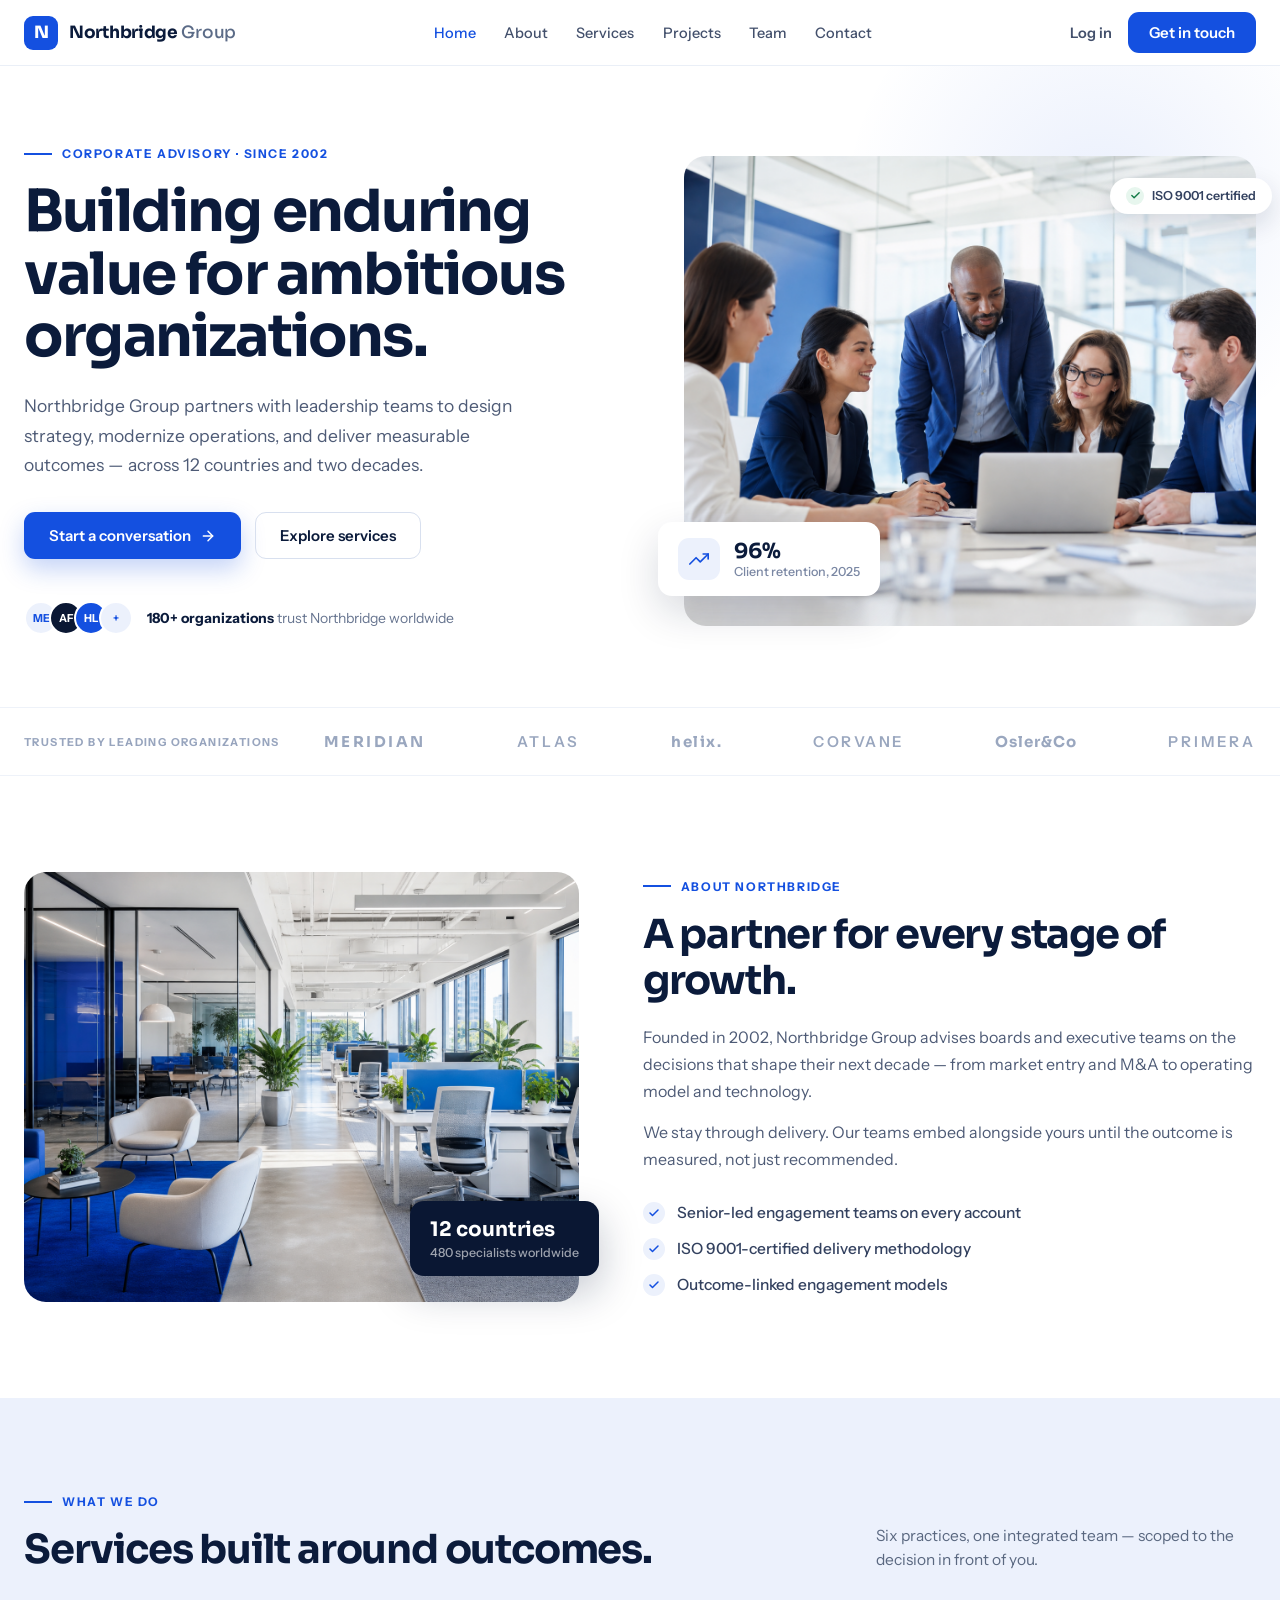
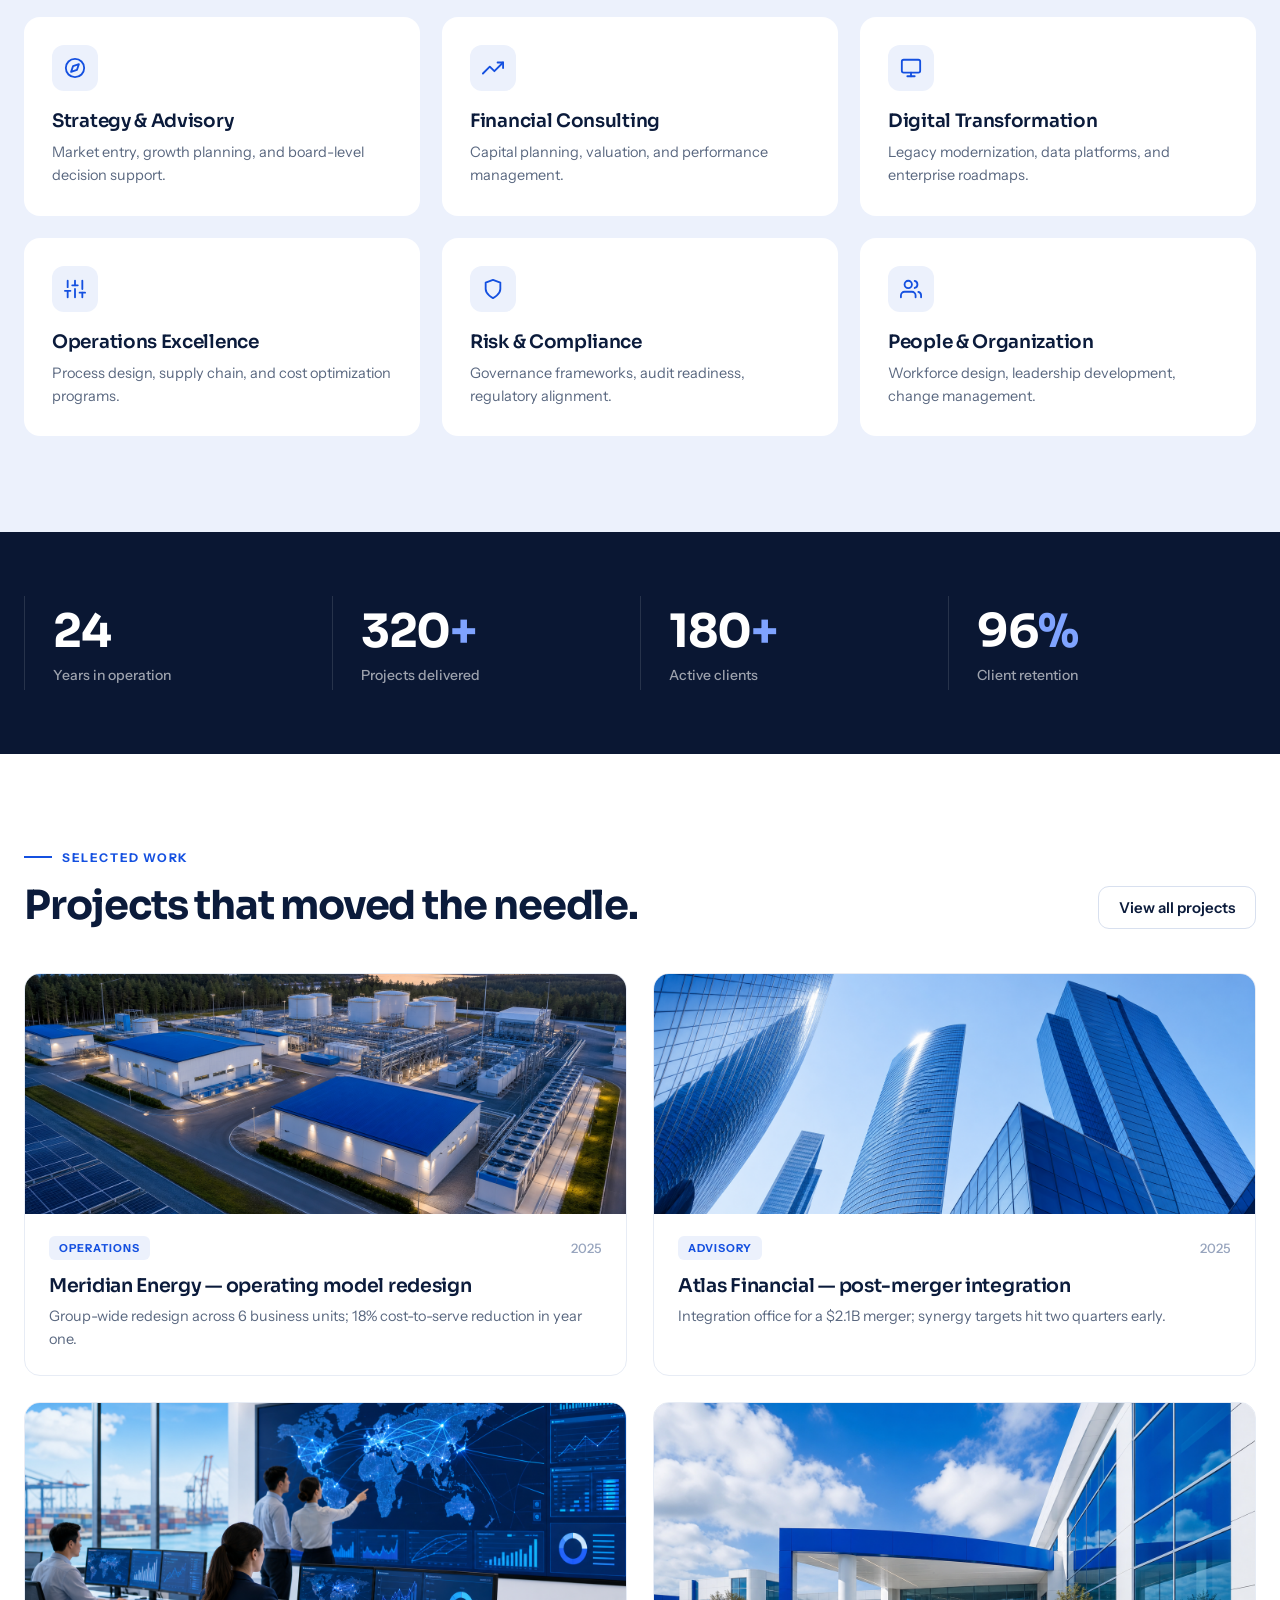
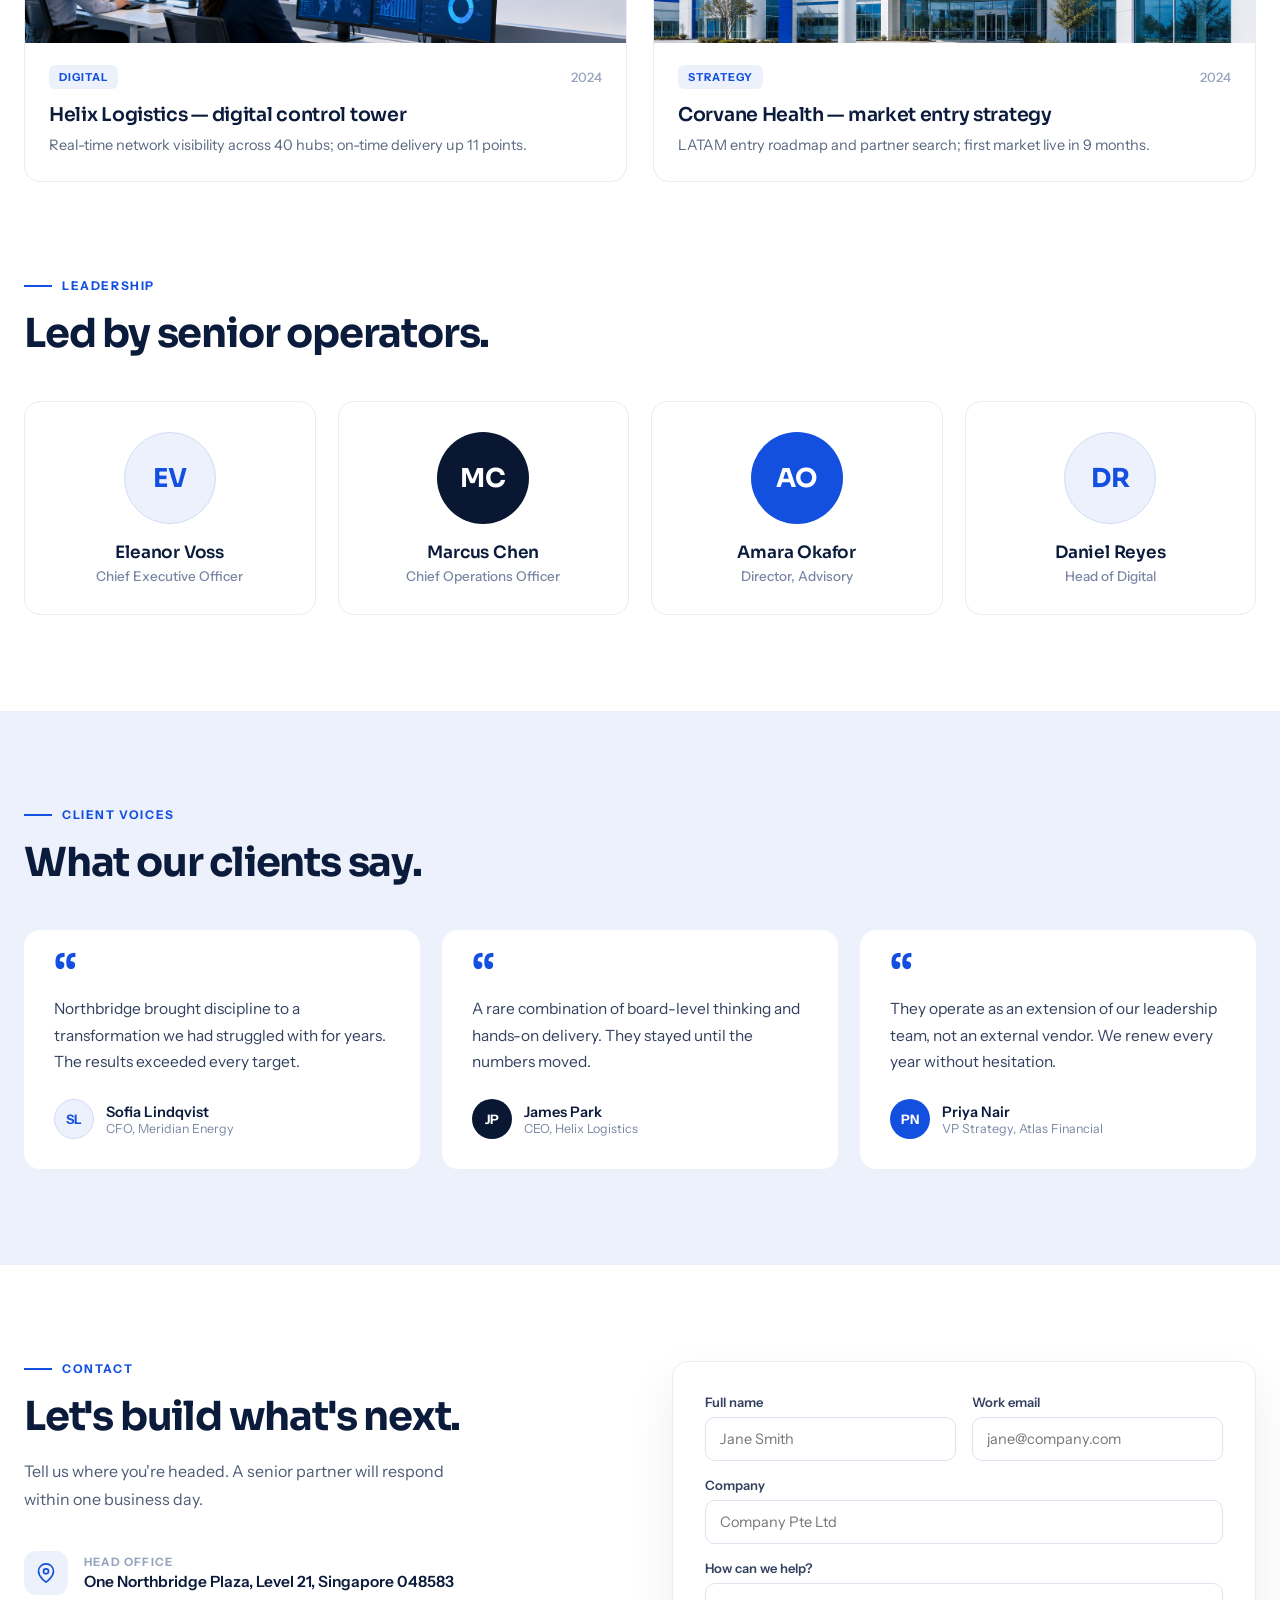
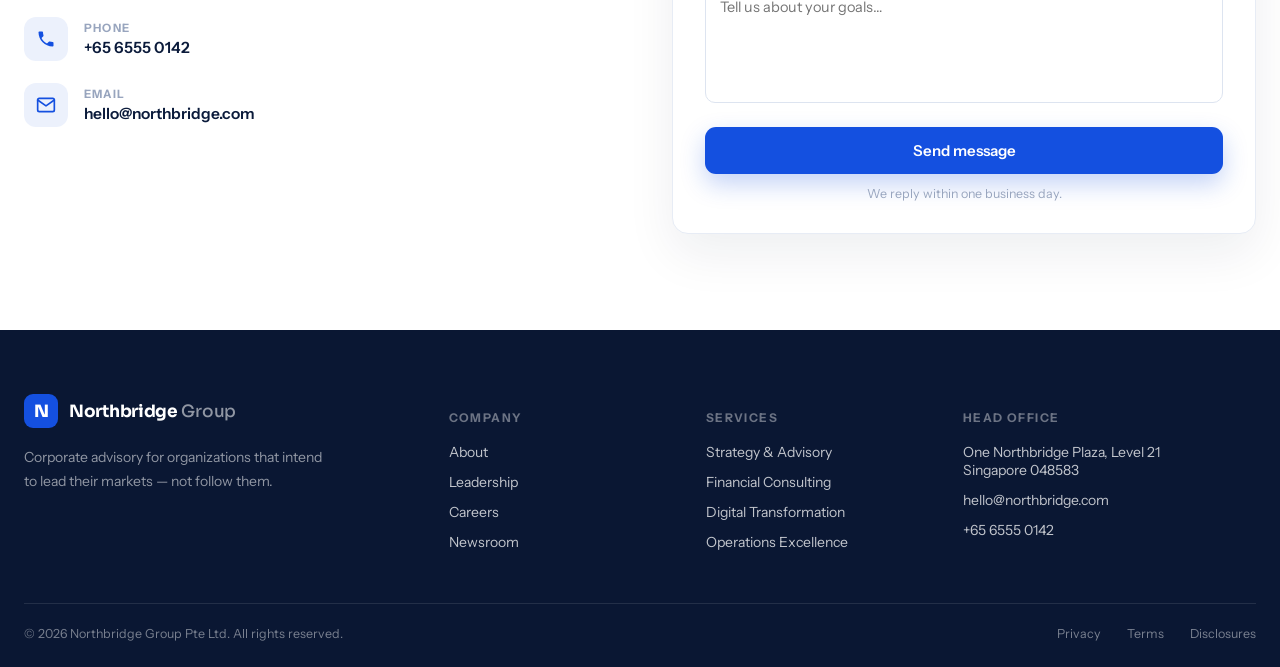
<file: index.html>
<!DOCTYPE html>
<html lang="en">
<head>
<meta charset="utf-8">
<meta name="viewport" content="width=device-width, initial-scale=1">
<title>Northbridge Group — Corporate Advisory</title>
<meta name="description" content="Northbridge Group partners with leadership teams to design strategy, modernize operations, and deliver measurable outcomes.">
<link rel="preconnect" href="https://fonts.googleapis.com">
<link rel="preconnect" href="https://fonts.gstatic.com" crossorigin>
<link href="https://fonts.googleapis.com/css2?family=Sora:wght@500;600;700;800&family=Instrument+Sans:wght@400;500;600;700&display=swap" rel="stylesheet">
<link rel="stylesheet" href="css/styles.css">
</head>
<body>

<!-- ============================================================
     DESKTOP / TABLET  (full scrolling site)
     ============================================================ -->
<div class="lp-desktop">

  <!-- Nav -->
  <header class="nav">
    <div class="brand-lock" data-scroll="lp-hero">
      <div class="brand-mark">N</div>
      <div class="brand-name">Northbridge <span>Group</span></div>
    </div>
    <nav class="nav-links">
      <a data-scroll="lp-hero" class="active">Home</a>
      <a data-scroll="lp-about">About</a>
      <a data-scroll="lp-services">Services</a>
      <a data-scroll="lp-projects">Projects</a>
      <a data-scroll="lp-team">Team</a>
      <a data-scroll="lp-contact">Contact</a>
    </nav>
    <div class="nav-actions">
      <a href="admin.html" class="nav-login">Log in</a>
      <button class="btn btn-primary" data-scroll="lp-contact" style="padding:10px 20px;box-shadow:none">Get in touch</button>
    </div>
  </header>

  <!-- Hero -->
  <section id="lp-hero" class="wrap hero">
    <div class="hero-glow"></div>
    <div style="position:relative">
      <div class="eyebrow">CORPORATE ADVISORY · SINCE 2002</div>
      <h1>Building enduring value for ambitious organizations.</h1>
      <p class="lead">Northbridge Group partners with leadership teams to design strategy, modernize operations, and deliver measurable outcomes — across 12 countries and two decades.</p>
      <div class="hero-cta">
        <button class="btn btn-primary" data-scroll="lp-contact">Start a conversation
          <svg class="ico" viewBox="0 0 24 24"><line x1="5" y1="12" x2="19" y2="12"></line><polyline points="12 5 19 12 12 19"></polyline></svg>
        </button>
        <button class="btn btn-outline" data-scroll="lp-services">Explore services</button>
      </div>
      <div class="trust-line">
        <div class="avatars">
          <div class="av av-tint">ME</div>
          <div class="av av-navy">AF</div>
          <div class="av av-brand">HL</div>
          <div class="av av-tint">+</div>
        </div>
        <div class="t"><b>180+ organizations</b> trust Northbridge worldwide</div>
      </div>
    </div>
    <div class="hero-media">
      <img class="hero-img" src="assets/hero.png" alt="Northbridge leadership team collaborating">
      <div class="float-card">
        <div class="ic"><svg viewBox="0 0 24 24" style="width:20px;height:20px;fill:none;stroke:currentColor;stroke-width:2;stroke-linecap:round;stroke-linejoin:round"><polyline points="23 6 13.5 15.5 8.5 10.5 1 18"></polyline><polyline points="17 6 23 6 23 12"></polyline></svg></div>
        <div>
          <div class="big">96%</div>
          <div class="sub">Client retention, 2025</div>
        </div>
      </div>
      <div class="pill-cert">
        <div class="dot"><svg viewBox="0 0 24 24" style="width:11px;height:11px;fill:none;stroke:currentColor;stroke-width:3;stroke-linecap:round;stroke-linejoin:round"><polyline points="20 6 9 17 4 12"></polyline></svg></div>
        <span>ISO 9001 certified</span>
      </div>
    </div>
  </section>

  <!-- Client logos -->
  <div class="logos">
    <div class="label">TRUSTED BY LEADING ORGANIZATIONS</div>
    <div class="row">
      <span style="letter-spacing:2.5px">MERIDIAN</span>
      <span style="font-family:var(--sans);font-weight:600;letter-spacing:3px">ATLAS</span>
      <span style="letter-spacing:1.5px">helix.</span>
      <span style="font-family:var(--sans);font-weight:600;letter-spacing:2.5px">CORVANE</span>
      <span style="letter-spacing:1px">Osler&amp;Co</span>
      <span style="font-family:var(--sans);font-weight:600;letter-spacing:3px">PRIMERA</span>
    </div>
  </div>

  <!-- About -->
  <section id="lp-about" class="wrap section about">
    <div class="about-media">
      <img class="about-img" src="assets/about.png" alt="Northbridge modern office interior">
      <div class="about-badge">
        <div class="big">12 countries</div>
        <div class="sub">480 specialists worldwide</div>
      </div>
    </div>
    <div>
      <div class="eyebrow">ABOUT NORTHBRIDGE</div>
      <h2 class="h2">A partner for every stage of growth.</h2>
      <p class="lead" style="margin-bottom:14px">Founded in 2002, Northbridge Group advises boards and executive teams on the decisions that shape their next decade — from market entry and M&amp;A to operating model and technology.</p>
      <p class="lead">We stay through delivery. Our teams embed alongside yours until the outcome is measured, not just recommended.</p>
      <div class="checks">
        <div class="check"><span class="tick"><svg viewBox="0 0 24 24" style="width:12px;height:12px;fill:none;stroke:currentColor;stroke-width:3;stroke-linecap:round;stroke-linejoin:round"><polyline points="20 6 9 17 4 12"></polyline></svg></span>Senior-led engagement teams on every account</div>
        <div class="check"><span class="tick"><svg viewBox="0 0 24 24" style="width:12px;height:12px;fill:none;stroke:currentColor;stroke-width:3;stroke-linecap:round;stroke-linejoin:round"><polyline points="20 6 9 17 4 12"></polyline></svg></span>ISO 9001-certified delivery methodology</div>
        <div class="check"><span class="tick"><svg viewBox="0 0 24 24" style="width:12px;height:12px;fill:none;stroke:currentColor;stroke-width:3;stroke-linecap:round;stroke-linejoin:round"><polyline points="20 6 9 17 4 12"></polyline></svg></span>Outcome-linked engagement models</div>
      </div>
    </div>
  </section>

  <!-- Services -->
  <section id="lp-services" class="wrap section services">
    <div class="sec-head">
      <div>
        <div class="eyebrow">WHAT WE DO</div>
        <h2 class="h2" style="margin-top:18px">Services built around outcomes.</h2>
      </div>
      <div class="sub">Six practices, one integrated team — scoped to the decision in front of you.</div>
    </div>
    <div class="grid-3" id="services-grid"></div>
  </section>

  <!-- Stats band -->
  <section class="stats">
    <div class="stat"><div class="n">24</div><div class="l">Years in operation</div></div>
    <div class="stat"><div class="n">320<em>+</em></div><div class="l">Projects delivered</div></div>
    <div class="stat"><div class="n">180<em>+</em></div><div class="l">Active clients</div></div>
    <div class="stat"><div class="n">96<em>%</em></div><div class="l">Client retention</div></div>
  </section>

  <!-- Projects -->
  <section id="lp-projects" class="wrap section">
    <div class="sec-head">
      <div>
        <div class="eyebrow">SELECTED WORK</div>
        <h2 class="h2" style="margin-top:18px">Projects that moved the needle.</h2>
      </div>
      <button class="btn btn-outline" style="padding:11px 20px">View all projects</button>
    </div>
    <div class="grid-2" id="projects-grid"></div>
  </section>

  <!-- Team -->
  <section id="lp-team" class="wrap" style="padding-bottom:clamp(56px,8vw,96px)">
    <div class="eyebrow">LEADERSHIP</div>
    <h2 class="h2" style="margin-top:18px">Led by senior operators.</h2>
    <div class="grid-4" id="team-grid"></div>
  </section>

  <!-- Testimonials -->
  <section class="wrap section testi">
    <div class="eyebrow">CLIENT VOICES</div>
    <h2 class="h2" style="margin-top:18px">What our clients say.</h2>
    <div class="grid-3" id="testi-grid"></div>
  </section>

  <!-- Contact -->
  <section id="lp-contact" class="wrap section contact">
    <div>
      <div class="eyebrow">CONTACT</div>
      <h2 class="h2">Let's build what's next.</h2>
      <p class="lead" style="max-width:440px">Tell us where you're headed. A senior partner will respond within one business day.</p>
      <div class="contact-rows">
        <div class="crow">
          <div class="ic"><svg viewBox="0 0 24 24" style="width:20px;height:20px;fill:none;stroke:currentColor;stroke-width:2;stroke-linecap:round;stroke-linejoin:round"><path d="M21 10c0 7-9 13-9 13s-9-6-9-13a9 9 0 0 1 18 0z"></path><circle cx="12" cy="10" r="3"></circle></svg></div>
          <div><div class="k">HEAD OFFICE</div><div class="v">One Northbridge Plaza, Level 21, Singapore 048583</div></div>
        </div>
        <div class="crow">
          <div class="ic"><svg viewBox="0 0 24 24" style="width:20px;height:20px;fill:currentColor;stroke:none"><path d="M6.6 10.8c1.4 2.8 3.8 5.1 6.6 6.6l2.2-2.2c.3-.3.7-.4 1-.2 1.1.4 2.3.6 3.6.6.6 0 1 .4 1 1V20c0 .6-.4 1-1 1C10.6 21 3 13.4 3 4c0-.6.4-1 1-1h3.4c.6 0 1 .4 1 1 0 1.2.2 2.4.6 3.6.1.3 0 .7-.2 1l-2.2 2.2z"></path></svg></div>
          <div><div class="k">PHONE</div><div class="v">+65 6555 0142</div></div>
        </div>
        <div class="crow">
          <div class="ic"><svg viewBox="0 0 24 24" style="width:20px;height:20px;fill:none;stroke:currentColor;stroke-width:2;stroke-linecap:round;stroke-linejoin:round"><rect x="2" y="4" width="20" height="16" rx="2"></rect><polyline points="22 6 12 13 2 6"></polyline></svg></div>
          <div><div class="k">EMAIL</div><div class="v">hello@northbridge.com</div></div>
        </div>
      </div>
    </div>
    <form class="form-card" onsubmit="return false">
      <div class="field-2">
        <div class="field"><label>Full name</label><input placeholder="Jane Smith"></div>
        <div class="field"><label>Work email</label><input placeholder="jane@company.com"></div>
      </div>
      <div class="field"><label>Company</label><input placeholder="Company Pte Ltd"></div>
      <div class="field"><label>How can we help?</label><textarea placeholder="Tell us about your goals…"></textarea></div>
      <button class="btn btn-primary">Send message</button>
      <div class="form-note">We reply within one business day.</div>
    </form>
  </section>

  <!-- Footer -->
  <footer class="footer">
    <div class="footer-grid">
      <div>
        <div class="brand-lock" style="cursor:default">
          <div class="brand-mark">N</div>
          <div class="brand-name">Northbridge <span>Group</span></div>
        </div>
        <p>Corporate advisory for organizations that intend to lead their markets — not follow them.</p>
      </div>
      <div>
        <h4>COMPANY</h4>
        <div class="col-links"><a>About</a><a>Leadership</a><a>Careers</a><a>Newsroom</a></div>
      </div>
      <div>
        <h4>SERVICES</h4>
        <div class="col-links"><a>Strategy &amp; Advisory</a><a>Financial Consulting</a><a>Digital Transformation</a><a>Operations Excellence</a></div>
      </div>
      <div>
        <h4>HEAD OFFICE</h4>
        <div class="col-links"><div>One Northbridge Plaza, Level 21<br>Singapore 048583</div><div>hello@northbridge.com</div><div>+65 6555 0142</div></div>
      </div>
    </div>
    <div class="footer-bottom">
      <div class="cp">© 2026 Northbridge Group Pte Ltd. All rights reserved.</div>
      <div class="legal"><a>Privacy</a><a>Terms</a><a>Disclosures</a></div>
    </div>
  </footer>
</div>

<!-- ============================================================
     MOBILE  (tab-filtered, bottom nav)
     ============================================================ -->
<div class="lp-mobile">
  <div class="m-topbar">
    <div class="brand-lock" style="cursor:default">
      <div class="brand-mark">N</div>
      <div class="brand-name">Northbridge</div>
    </div>
    <div style="display:flex;align-items:center;gap:12px">
      <a href="admin.html" class="nav-login" style="font-size:13px">Log in</a>
      <button class="m-cta" data-mtab="contact">Get in touch</button>
    </div>
  </div>

  <div class="m-view">
    <!-- HOME -->
    <div class="m-tab active" data-view="home">
      <div class="m-hero">
        <div class="eyebrow" style="font-size:10.5px">CORPORATE ADVISORY</div>
        <h1>Building enduring value for ambitious organizations.</h1>
        <p class="lead">Strategy, operations, and digital — designed and delivered with your leadership team.</p>
        <button class="btn btn-primary" data-mtab="contact">Start a conversation</button>
        <button class="btn btn-outline" data-mtab="services">Explore services</button>
      </div>
      <div class="m-statgrid">
        <div class="m-stat"><div class="n">24</div><div class="l">Years in operation</div></div>
        <div class="m-stat"><div class="n">320+</div><div class="l">Projects delivered</div></div>
        <div class="m-stat"><div class="n">180+</div><div class="l">Active clients</div></div>
        <div class="m-stat"><div class="n">96%</div><div class="l">Client retention</div></div>
      </div>
      <div class="m-trusted">
        <div class="lbl">TRUSTED BY</div>
        <div class="row"><span>MERIDIAN</span><span>ATLAS</span><span>helix.</span><span>CORVANE</span><span>Osler&amp;Co</span></div>
      </div>
      <div class="m-aboutcard">
        <div class="t">A partner for every stage of growth.</div>
        <p>Founded in 2002 · 480 specialists · 12 countries. We stay through delivery — outcomes measured, not just recommended.</p>
      </div>
    </div>

    <!-- SERVICES -->
    <div class="m-tab" data-view="services">
      <h2>Services</h2>
      <p class="sub">Six practices, one integrated team.</p>
      <div class="m-list" id="m-services"></div>
    </div>

    <!-- WORK -->
    <div class="m-tab" data-view="work">
      <h2>Selected work</h2>
      <p class="sub">Case studies from the last two years.</p>
      <div class="m-list">
        <div class="m-case"><div class="cap tint">ME</div><div class="bd"><span class="tag">OPERATIONS</span><div class="nm">Meridian Energy — operating model redesign</div><div class="ds">18% cost-to-serve reduction in year one.</div></div></div>
        <div class="m-case"><div class="cap navy">AF</div><div class="bd"><span class="tag">ADVISORY</span><div class="nm">Atlas Financial — post-merger integration</div><div class="ds">Synergy targets hit two quarters early.</div></div></div>
        <div class="m-case"><div class="cap tint">HL</div><div class="bd"><span class="tag">DIGITAL</span><div class="nm">Helix Logistics — digital control tower</div><div class="ds">On-time delivery up 11 points across 40 hubs.</div></div></div>
        <div class="m-quote"><div class="mark">“</div><p>Northbridge brought discipline to a transformation we had struggled with for years.</p><div class="who">Sofia Lindqvist — CFO, Meridian Energy</div></div>
      </div>
    </div>

    <!-- CONTACT -->
    <div class="m-tab" data-view="contact">
      <h2>Let's talk</h2>
      <p class="sub">A senior partner replies within one business day.</p>
      <form class="m-form" onsubmit="return false">
        <input placeholder="Full name">
        <input placeholder="Work email">
        <textarea placeholder="How can we help?"></textarea>
        <button class="btn btn-primary">Send message</button>
      </form>
      <div class="m-contactrows">
        <div class="m-crow"><div class="ic"><svg viewBox="0 0 24 24" style="width:17px;height:17px;fill:none;stroke:currentColor;stroke-width:2;stroke-linecap:round;stroke-linejoin:round"><path d="M21 10c0 7-9 13-9 13s-9-6-9-13a9 9 0 0 1 18 0z"></path><circle cx="12" cy="10" r="3"></circle></svg></div><div class="tx">One Northbridge Plaza, Level 21, Singapore 048583</div></div>
        <div class="m-crow"><div class="ic"><svg viewBox="0 0 24 24" style="width:17px;height:17px;fill:none;stroke:currentColor;stroke-width:2;stroke-linecap:round;stroke-linejoin:round"><rect x="2" y="4" width="20" height="16" rx="2"></rect><polyline points="22 6 12 13 2 6"></polyline></svg></div><div class="tx">hello@northbridge.com · +65 6555 0142</div></div>
      </div>
    </div>
  </div>

  <nav class="m-bottomnav">
    <button class="m-navbtn active" data-mtab="home"><svg viewBox="0 0 24 24"><path d="M3 9l9-7 9 7v11a2 2 0 0 1-2 2H5a2 2 0 0 1-2-2z"></path><polyline points="9 22 9 12 15 12 15 22"></polyline></svg><span>Home</span></button>
    <button class="m-navbtn" data-mtab="services"><svg viewBox="0 0 24 24"><rect x="3" y="3" width="7" height="7" rx="1.5"></rect><rect x="14" y="3" width="7" height="7" rx="1.5"></rect><rect x="14" y="14" width="7" height="7" rx="1.5"></rect><rect x="3" y="14" width="7" height="7" rx="1.5"></rect></svg><span>Services</span></button>
    <button class="m-navbtn" data-mtab="work"><svg viewBox="0 0 24 24"><rect x="2" y="7" width="20" height="14" rx="2"></rect><path d="M16 21V5a2 2 0 0 0-2-2h-4a2 2 0 0 0-2 2v16"></path></svg><span>Work</span></button>
    <button class="m-navbtn" data-mtab="contact"><svg viewBox="0 0 24 24"><rect x="2" y="4" width="20" height="16" rx="2"></rect><polyline points="22 6 12 13 2 6"></polyline></svg><span>Contact</span></button>
  </nav>
</div>

<script src="js/landing.js"></script>
</body>
</html>
</file>
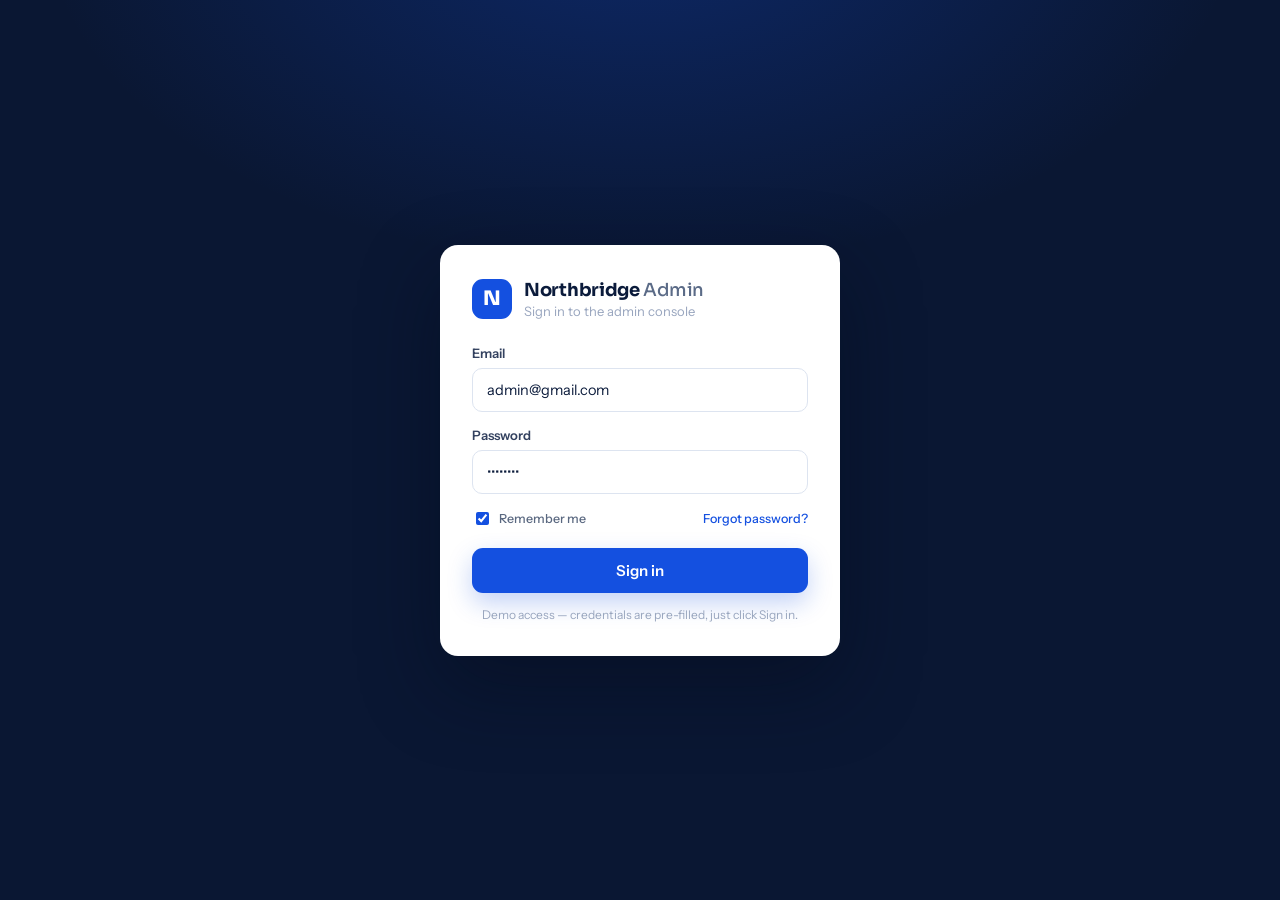
<file: admin.html>
<!DOCTYPE html>
<html lang="en">
<head>
<meta charset="utf-8">
<meta name="viewport" content="width=device-width, initial-scale=1">
<title>Northbridge — Admin Console</title>
<link rel="preconnect" href="https://fonts.googleapis.com">
<link rel="preconnect" href="https://fonts.gstatic.com" crossorigin>
<link href="https://fonts.googleapis.com/css2?family=Sora:wght@500;600;700;800&family=Instrument+Sans:wght@400;500;600;700&display=swap" rel="stylesheet">
<link rel="stylesheet" href="css/styles.css">
<link rel="stylesheet" href="css/admin.css">
</head>
<body>

<!-- ============================================================
     LOGIN SCREEN (pre-filled demo — click Sign in to enter)
     ============================================================ -->
<div class="login-screen" id="login-screen">
  <div class="login-card">
    <div class="login-brand">
      <div class="brand-mark">N</div>
      <div class="login-brand-tx">
        <div class="nm">Northbridge <span>Admin</span></div>
        <div class="sub">Sign in to the admin console</div>
      </div>
    </div>
    <form id="login-form" onsubmit="return false">
      <div class="login-field">
        <label>Email</label>
        <input type="email" id="login-email" value="admin@gmail.com" autocomplete="username">
      </div>
      <div class="login-field">
        <label>Password</label>
        <input type="password" id="login-pass" value="admin123" autocomplete="current-password">
      </div>
      <div class="login-row">
        <label class="login-remember"><input type="checkbox" checked> Remember me</label>
        <a class="login-forgot">Forgot password?</a>
      </div>
      <button type="submit" class="login-btn" id="login-btn">Sign in</button>
      <div class="login-note">Demo access — credentials are pre-filled, just click Sign in.</div>
    </form>
  </div>
</div>

<!-- ============================================================
     DESKTOP ADMIN
     ============================================================ -->
<div class="admin-desktop">

  <!-- Sidebar -->
  <aside class="sidebar">
    <div class="sb-brand">
      <div class="brand-mark">N</div>
      <div class="nm">Northbridge</div>
      <div class="sb-badge">ADMIN</div>
    </div>
    <div class="sb-label">MAIN</div>
    <button class="sb-item active" data-panel="overview"><svg viewBox="0 0 24 24"><polyline points="22 12 18 12 15 21 9 3 6 12 2 12"></polyline></svg><span>Overview</span></button>
    <button class="sb-item" data-panel="content"><svg viewBox="0 0 24 24"><polygon points="12 2 2 7 12 12 22 7 12 2"></polygon><polyline points="2 17 12 22 22 17"></polyline><polyline points="2 12 12 17 22 12"></polyline></svg><span>Content</span></button>
    <button class="sb-item" data-panel="messages"><svg viewBox="0 0 24 24"><rect x="2" y="4" width="20" height="16" rx="2"></rect><polyline points="22 6 12 13 2 6"></polyline></svg><span>Messages</span><span class="count">2</span></button>
    <button class="sb-item" data-panel="team"><svg viewBox="0 0 24 24"><path d="M17 21v-2a4 4 0 0 0-4-4H5a4 4 0 0 0-4 4v2"></path><circle cx="9" cy="7" r="4"></circle><path d="M23 21v-2a4 4 0 0 0-3-3.87"></path><path d="M16 3.13a4 4 0 0 1 0 7.75"></path></svg><span>Team</span></button>
    <button class="sb-item" data-panel="projects"><svg viewBox="0 0 24 24"><path d="M22 19a2 2 0 0 1-2 2H4a2 2 0 0 1-2-2V5a2 2 0 0 1 2-2h5l2 3h9a2 2 0 0 1 2 2z"></path></svg><span>Projects</span></button>
    <div class="sb-label" style="padding-top:16px">SYSTEM</div>
    <button class="sb-item" data-panel="settings"><svg viewBox="0 0 24 24"><line x1="4" y1="21" x2="4" y2="14"></line><line x1="4" y1="10" x2="4" y2="3"></line><line x1="12" y1="21" x2="12" y2="12"></line><line x1="12" y1="8" x2="12" y2="3"></line><line x1="20" y1="21" x2="20" y2="16"></line><line x1="20" y1="12" x2="20" y2="3"></line><line x1="1" y1="14" x2="7" y2="14"></line><line x1="9" y1="8" x2="15" y2="8"></line><line x1="17" y1="16" x2="23" y2="16"></line></svg><span>Settings</span></button>
    <div class="sb-spacer"></div>
    <div class="sb-user">
      <div class="ava">AR</div>
      <div style="flex:1;min-width:0"><div class="nm">Alex Romero</div><div class="rl">Administrator</div></div>
      <svg data-logout viewBox="0 0 24 24"><path d="M9 21H5a2 2 0 0 1-2-2V5a2 2 0 0 1 2-2h4"></path><polyline points="16 17 21 12 16 7"></polyline><line x1="21" y1="12" x2="9" y2="12"></line></svg>
    </div>
  </aside>

  <!-- Main -->
  <div class="admin-main">
    <div class="topbar">
      <div class="title" id="panel-title">Overview</div>
      <div class="spacer"></div>
      <div class="searchbar"><svg viewBox="0 0 24 24"><circle cx="11" cy="11" r="8"></circle><line x1="21" y1="21" x2="16.65" y2="16.65"></line></svg><span>Search…</span></div>
      <div class="icon-btn"><svg viewBox="0 0 24 24"><path d="M18 8A6 6 0 0 0 6 8c0 7-3 9-3 9h18s-3-2-3-9"></path><path d="M13.73 21a2 2 0 0 1-3.46 0"></path></svg><span class="badge-dot"></span></div>
      <div class="top-ava">AR</div>
    </div>

    <div class="admin-scroll">

      <!-- ===== OVERVIEW ===== -->
      <section class="panel active" data-panel="overview">
        <div class="panel-head">
          <div>
            <div class="h">Good morning, Alex</div>
            <div class="s">Here's what's happening across northbridge.com</div>
          </div>
          <div class="panel-actions">
            <button class="mini-btn"><svg viewBox="0 0 24 24"><rect x="3" y="4" width="18" height="18" rx="2"></rect><line x1="16" y1="2" x2="16" y2="6"></line><line x1="8" y1="2" x2="8" y2="6"></line><line x1="3" y1="10" x2="21" y2="10"></line></svg>Last 12 months<svg viewBox="0 0 24 24" style="width:13px;height:13px"><polyline points="6 9 12 15 18 9"></polyline></svg></button>
            <button class="mini-btn primary">Export report</button>
          </div>
        </div>

        <div class="kpis">
          <div class="kpi"><div class="top"><span class="lbl">Website visits</span><div class="ic"><svg viewBox="0 0 24 24"><polyline points="22 12 18 12 15 21 9 3 6 12 2 12"></polyline></svg></div></div><div class="val">48.2K</div><div class="delta"><span class="delta-chip delta-up">+12.4%</span><span class="vs">vs last period</span></div></div>
          <div class="kpi"><div class="top"><span class="lbl">Inquiries</span><div class="ic"><svg viewBox="0 0 24 24"><rect x="2" y="4" width="20" height="16" rx="2"></rect><polyline points="22 6 12 13 2 6"></polyline></svg></div></div><div class="val">132</div><div class="delta"><span class="delta-chip delta-up">+8.1%</span><span class="vs">vs last period</span></div></div>
          <div class="kpi"><div class="top"><span class="lbl">Active projects</span><div class="ic"><svg viewBox="0 0 24 24"><path d="M22 19a2 2 0 0 1-2 2H4a2 2 0 0 1-2-2V5a2 2 0 0 1 2-2h5l2 3h9a2 2 0 0 1 2 2z"></path></svg></div></div><div class="val">18</div><div class="delta"><span class="delta-chip chip-brand">+2 new</span><span class="vs">this month</span></div></div>
          <div class="kpi"><div class="top"><span class="lbl">Conversion rate</span><div class="ic"><svg viewBox="0 0 24 24"><polyline points="23 6 13.5 15.5 8.5 10.5 1 18"></polyline><polyline points="17 6 23 6 23 12"></polyline></svg></div></div><div class="val">3.4%</div><div class="delta"><span class="delta-chip delta-down">−0.6%</span><span class="vs">vs last period</span></div></div>
        </div>

        <div class="two-col">
          <div class="card pad">
            <div class="chart-head">
              <div><div class="t">Website visits</div><div class="d">Monthly uniques, Jul 2025 – Jun 2026</div></div>
              <div class="legend"><span class="sw"></span>Visits</div>
            </div>
            <svg class="chart" viewBox="0 0 720 220" preserveAspectRatio="none">
              <defs><linearGradient id="nbgrad" x1="0" y1="0" x2="0" y2="1"><stop offset="0%" stop-color="#1450E0" stop-opacity="0.16"></stop><stop offset="100%" stop-color="#1450E0" stop-opacity="0"></stop></linearGradient></defs>
              <line x1="0" y1="56" x2="720" y2="56" stroke="#EEF2F8"></line>
              <line x1="0" y1="104" x2="720" y2="104" stroke="#EEF2F8"></line>
              <line x1="0" y1="152" x2="720" y2="152" stroke="#EEF2F8"></line>
              <line x1="0" y1="200" x2="720" y2="200" stroke="#E4EAF3"></line>
              <path d="M0 176 C30 168 50 150 84 152 C118 154 138 128 172 124 C206 120 226 142 260 136 C294 130 314 100 348 96 C382 92 402 118 436 110 C470 102 490 74 524 70 C558 66 578 92 612 84 C646 76 668 58 700 54 L720 52 L720 200 L0 200 Z" fill="url(#nbgrad)"></path>
              <path d="M0 176 C30 168 50 150 84 152 C118 154 138 128 172 124 C206 120 226 142 260 136 C294 130 314 100 348 96 C382 92 402 118 436 110 C470 102 490 74 524 70 C558 66 578 92 612 84 C646 76 668 58 700 54 L720 52" fill="none" stroke="#1450E0" stroke-width="2.5"></path>
              <circle cx="700" cy="54" r="5" fill="#1450E0" stroke="#fff" stroke-width="2.5"></circle>
            </svg>
            <div class="chart-x"><span>Jul</span><span>Aug</span><span>Sep</span><span>Oct</span><span>Nov</span><span>Dec</span><span>Jan</span><span>Feb</span><span>Mar</span><span>Apr</span><span>May</span><span>Jun</span></div>
          </div>
          <div class="card pad">
            <div class="t" style="font:600 15.5px var(--sans)">Inquiries by service</div>
            <div class="d" style="font:400 12.5px var(--sans);color:var(--faint);margin-top:3px">132 total this period</div>
            <div class="bars" id="inq-bars"></div>
          </div>
        </div>

        <div class="two-col">
          <div class="card" style="overflow:hidden">
            <div class="list-head"><div class="t">Recent inquiries</div><div class="link" data-panel="messages">View all</div></div>
            <div id="recent-inq"></div>
          </div>
          <div class="content-side card">
            <div class="t">Site content</div>
            <div class="d">Landing page status</div>
            <div class="cs-rows">
              <div class="cs-row"><span class="k">Hero</span><span class="v">Updated Jul 2</span></div>
              <div class="cs-row"><span class="k">Services</span><span class="v">Updated Jun 28</span></div>
              <div class="cs-row"><span class="k">Projects</span><span class="v">Updated Jun 24</span></div>
              <div class="cs-row"><span class="k">Testimonials</span><span class="v">Updated Jun 12</span></div>
            </div>
            <button class="mini-btn" style="justify-content:center;margin-top:18px" data-panel="content">Manage content</button>
          </div>
        </div>
      </section>

      <!-- ===== CONTENT ===== -->
      <section class="panel" data-panel="content">
        <div class="panel-head">
          <div>
            <div class="h">Landing page content</div>
            <div class="s">Reorder, edit, or hide sections — changes go live on publish</div>
          </div>
          <div class="panel-actions">
            <button class="mini-btn">Preview site</button>
            <button class="mini-btn primary">Publish changes</button>
          </div>
        </div>
        <div class="info-banner">
          <svg viewBox="0 0 24 24"><circle cx="12" cy="12" r="10"></circle><line x1="12" y1="16" x2="12" y2="12"></line><line x1="12" y1="8" x2="12.01" y2="8"></line></svg>
          <span>Last published Jul 3, 2026 · 14:20 — <span id="hidden-count">1</span> section is hidden from the live site.</span>
        </div>
        <div class="card sec-list" id="sec-list"></div>
      </section>

      <!-- ===== MESSAGES ===== -->
      <section class="panel" data-panel="messages">
        <div class="card msg-wrap">
          <div class="msg-list-col">
            <div class="msg-list-head"><span class="t">Inbox</span><span class="chip chip-brand" style="border-radius:999px">2 new</span></div>
            <div class="msg-scroll" id="msg-list"></div>
          </div>
          <div class="reader">
            <div class="reader-head">
              <div class="subj" id="rd-subj"></div>
              <div class="reader-meta">
                <div class="reader-av" id="rd-init"></div>
                <div style="flex:1"><span style="font:600 13.5px var(--sans)" id="rd-name"></span><span style="font:400 13px var(--sans);color:var(--faint)" id="rd-email"></span></div>
                <span class="chip chip-brand" id="rd-service"></span>
                <span style="font:400 12px var(--sans);color:var(--faint)" id="rd-time"></span>
              </div>
            </div>
            <div class="reader-body"><p id="rd-body"></p></div>
            <div class="reply-box">
              <textarea placeholder="Write a reply…"></textarea>
              <div class="reply-foot">
                <svg class="clip" viewBox="0 0 24 24"><path d="M21.44 11.05l-9.19 9.19a6 6 0 0 1-8.49-8.49l9.19-9.19a4 4 0 0 1 5.66 5.66l-9.2 9.19a2 2 0 0 1-2.83-2.83l8.49-8.48"></path></svg>
                <button class="send-btn"><svg viewBox="0 0 24 24"><line x1="22" y1="2" x2="11" y2="13"></line><polygon points="22 2 15 22 11 13 2 9 22 2"></polygon></svg>Send reply</button>
              </div>
            </div>
          </div>
        </div>
      </section>

      <!-- ===== TEAM ===== -->
      <section class="panel" data-panel="team">
        <div class="panel-head">
          <div><div class="h">Team members</div><div class="s">6 people · shown on the landing page and proposals</div></div>
          <button class="mini-btn primary"><svg viewBox="0 0 24 24"><line x1="12" y1="5" x2="12" y2="19"></line><line x1="5" y1="12" x2="19" y2="12"></line></svg>Add member</button>
        </div>
        <div class="team-grid-a" id="team-cards"></div>
      </section>

      <!-- ===== PROJECTS ===== -->
      <section class="panel" data-panel="projects">
        <div class="panel-head">
          <div><div class="h">Projects</div><div class="s">18 active · 6 shown</div></div>
          <button class="mini-btn primary"><svg viewBox="0 0 24 24"><line x1="12" y1="5" x2="12" y2="19"></line><line x1="5" y1="12" x2="19" y2="12"></line></svg>New project</button>
        </div>
        <div class="card tbl">
          <div class="tbl-head"><span>PROJECT</span><span>CLIENT</span><span>STATUS</span><span>PROGRESS</span><span>VALUE</span><span>DUE</span></div>
          <div id="proj-rows"></div>
        </div>
      </section>

      <!-- ===== SETTINGS ===== -->
      <section class="panel" data-panel="settings">
        <div class="h" style="font:600 20px var(--sora);letter-spacing:-.4px">Settings</div>
        <div class="s" style="font:400 13.5px var(--sans);color:#7A87A3;margin-top:4px">Company profile and site preferences</div>
        <div class="set-grid">
          <div class="set-card">
            <div class="t">Company profile</div>
            <div class="set-fields">
              <div><label>Company name</label><input placeholder="Northbridge Group Pte Ltd"></div>
              <div><label>Contact email</label><input placeholder="hello@northbridge.com"></div>
              <div><label>Phone</label><input placeholder="+65 6555 0142"></div>
              <div><label>Head office</label><input placeholder="One Northbridge Plaza, Level 21"></div>
            </div>
            <div class="set-btns"><button class="mini-btn primary">Save changes</button><button class="mini-btn">Cancel</button></div>
          </div>
          <div class="set-card">
            <div class="t">Preferences</div>
            <div class="pref-row"><div><div class="pt">Email notifications</div><div class="pd">New inquiry alerts to admins</div></div><button class="toggle" data-pref="notif"><span class="knob"></span></button></div>
            <div class="pref-row"><div><div class="pt">Weekly report</div><div class="pd">Traffic summary every Monday</div></div><button class="toggle" data-pref="report"><span class="knob"></span></button></div>
            <div class="pref-row"><div><div class="pt">Maintenance mode</div><div class="pd">Show a holding page to visitors</div></div><button class="toggle" data-pref="maint"><span class="knob"></span></button></div>
          </div>
        </div>
      </section>

    </div>
  </div>
</div>

<!-- ============================================================
     MOBILE ADMIN
     ============================================================ -->
<div class="admin-mobile">
  <div class="am-top">
    <div><div class="title" id="am-title">Overview</div><div class="url">admin.northbridge.com</div></div>
    <div class="r">
      <div class="icon-btn" style="width:34px;height:34px"><svg viewBox="0 0 24 24" style="width:16px;height:16px"><path d="M18 8A6 6 0 0 0 6 8c0 7-3 9-3 9h18s-3-2-3-9"></path><path d="M13.73 21a2 2 0 0 1-3.46 0"></path></svg><span class="badge-dot" style="top:7px;right:8px;width:6px;height:6px"></span></div>
      <div class="top-ava" style="width:34px;height:34px;font-size:12px">AR</div>
    </div>
  </div>

  <div class="am-scroll">
    <!-- OVERVIEW -->
    <section class="am-panel active" data-panel="overview">
      <div class="am-kpis">
        <div class="am-kpi"><div class="lbl">Visits</div><div class="val">48.2K</div><span class="chip delta-up">+12.4%</span></div>
        <div class="am-kpi"><div class="lbl">Inquiries</div><div class="val">132</div><span class="chip delta-up">+8.1%</span></div>
        <div class="am-kpi"><div class="lbl">Active projects</div><div class="val">18</div><span class="chip chip-brand">+2 new</span></div>
        <div class="am-kpi"><div class="lbl">Conversion</div><div class="val">3.4%</div><span class="chip delta-down">−0.6%</span></div>
      </div>
      <div class="am-card p">
        <div class="ch"><span class="t">Visits — last 12 months</span><span class="x">Jun: 5.1K</span></div>
        <svg class="chart" style="height:110px;margin-top:12px" viewBox="0 0 720 220" preserveAspectRatio="none">
          <defs><linearGradient id="nbgradm" x1="0" y1="0" x2="0" y2="1"><stop offset="0%" stop-color="#1450E0" stop-opacity="0.16"></stop><stop offset="100%" stop-color="#1450E0" stop-opacity="0"></stop></linearGradient></defs>
          <line x1="0" y1="104" x2="720" y2="104" stroke="#EEF2F8" stroke-width="2"></line>
          <line x1="0" y1="200" x2="720" y2="200" stroke="#E4EAF3" stroke-width="2"></line>
          <path d="M0 176 C30 168 50 150 84 152 C118 154 138 128 172 124 C206 120 226 142 260 136 C294 130 314 100 348 96 C382 92 402 118 436 110 C470 102 490 74 524 70 C558 66 578 92 612 84 C646 76 668 58 700 54 L720 52 L720 200 L0 200 Z" fill="url(#nbgradm)"></path>
          <path d="M0 176 C30 168 50 150 84 152 C118 154 138 128 172 124 C206 120 226 142 260 136 C294 130 314 100 348 96 C382 92 402 118 436 110 C470 102 490 74 524 70 C558 66 578 92 612 84 C646 76 668 58 700 54 L720 52" fill="none" stroke="#1450E0" stroke-width="4"></path>
        </svg>
      </div>
      <div class="am-card">
        <div class="am-list-head"><span class="t">Recent inquiries</span><span class="link" data-panel="messages">Open inbox</span></div>
        <div id="am-recent"></div>
      </div>
    </section>

    <!-- CONTENT -->
    <section class="am-panel" data-panel="content">
      <div style="background:var(--tint);border:1px solid var(--tint-brd);border-radius:11px;padding:11px 14px;font:500 12px var(--sans);color:#33415F;margin-bottom:12px">Last published Jul 3 · <span id="am-hidden-count">1</span> section hidden</div>
      <div class="am-card" style="margin-top:0;overflow:hidden" id="am-sec-list"></div>
      <button class="btn btn-primary" style="width:100%;margin-top:14px">Publish changes</button>
    </section>

    <!-- MESSAGES / INBOX -->
    <section class="am-panel" data-panel="messages">
      <div id="am-msg-list"></div>
    </section>

    <!-- PROJECTS -->
    <section class="am-panel" data-panel="projects">
      <div id="am-proj-list"></div>
    </section>

    <!-- SETTINGS -->
    <section class="am-panel" data-panel="settings">
      <div class="am-profile">
        <div class="av">AR</div>
        <div style="flex:1;min-width:0"><div class="nm">Alex Romero</div><div class="em">alex@northbridge.com · Administrator</div></div>
        <button class="edit">Edit</button>
      </div>
      <div class="am-prefs">
        <div class="am-pref"><div><div class="pt">Email notifications</div><div class="pd">New inquiry alerts</div></div><button class="toggle" data-pref="notif"><span class="knob"></span></button></div>
        <div class="am-pref"><div><div class="pt">Weekly report</div><div class="pd">Traffic summary on Mondays</div></div><button class="toggle" data-pref="report"><span class="knob"></span></button></div>
        <div class="am-pref"><div><div class="pt">Maintenance mode</div><div class="pd">Holding page for visitors</div></div><button class="toggle" data-pref="maint"><span class="knob"></span></button></div>
      </div>
      <div class="am-signout" data-logout><svg viewBox="0 0 24 24"><path d="M9 21H5a2 2 0 0 1-2-2V5a2 2 0 0 1 2-2h4"></path><polyline points="16 17 21 12 16 7"></polyline><line x1="21" y1="12" x2="9" y2="12"></line></svg><span>Sign out</span></div>
    </section>
  </div>

  <nav class="am-bottomnav">
    <button class="am-navbtn active" data-panel="overview"><svg viewBox="0 0 24 24"><path d="M3 9l9-7 9 7v11a2 2 0 0 1-2 2H5a2 2 0 0 1-2-2z"></path><polyline points="9 22 9 12 15 12 15 22"></polyline></svg><span>Home</span></button>
    <button class="am-navbtn" data-panel="content"><svg viewBox="0 0 24 24"><polygon points="12 2 2 7 12 12 22 7 12 2"></polygon><polyline points="2 17 12 22 22 17"></polyline><polyline points="2 12 12 17 22 12"></polyline></svg><span>Content</span></button>
    <button class="am-navbtn" data-panel="messages"><span class="ndot"></span><svg viewBox="0 0 24 24"><rect x="2" y="4" width="20" height="16" rx="2"></rect><polyline points="22 6 12 13 2 6"></polyline></svg><span>Inbox</span></button>
    <button class="am-navbtn" data-panel="projects"><svg viewBox="0 0 24 24"><path d="M22 19a2 2 0 0 1-2 2H4a2 2 0 0 1-2-2V5a2 2 0 0 1 2-2h5l2 3h9a2 2 0 0 1 2 2z"></path></svg><span>Projects</span></button>
    <button class="am-navbtn" data-panel="settings"><svg viewBox="0 0 24 24"><line x1="4" y1="21" x2="4" y2="14"></line><line x1="4" y1="10" x2="4" y2="3"></line><line x1="12" y1="21" x2="12" y2="12"></line><line x1="12" y1="8" x2="12" y2="3"></line><line x1="20" y1="21" x2="20" y2="16"></line><line x1="20" y1="12" x2="20" y2="3"></line><line x1="1" y1="14" x2="7" y2="14"></line><line x1="9" y1="8" x2="15" y2="8"></line><line x1="17" y1="16" x2="23" y2="16"></line></svg><span>Settings</span></button>
  </nav>
</div>

<script src="js/admin.js"></script>
</body>
</html>
</file>
<file: css/styles.css>
/* ============================================================
   Northbridge — Shared tokens + Landing site styles
   Vanilla, responsive. Desktop = full scroll · Mobile = tab-filtered
   ============================================================ */

/* ---------- Design tokens ---------- */
:root {
  --brand: #1450E0;
  --brand-dark: #0D3695;
  --tint: #ECF1FC;
  --tint-brd: #D0DCF8;
  --ink: #0B1B3B;
  --navy: #0A1733;
  --body: #4E5B76;
  --muted: #5B6B87;
  --faint: #98A5BE;
  --line: #E7ECF5;
  --r: 16px;
  --sora: 'Sora', system-ui, sans-serif;
  --sans: 'Instrument Sans', system-ui, sans-serif;
  --shadow-card: 0 18px 40px rgba(11, 27, 59, 0.10);
  /* horizontal gutter: min 24px, grows to centre a 1280px content column on wide screens
     (backgrounds stay full-bleed, content stops stretching) */
  --pad-x: max(24px, calc((100% - 1280px) / 2));
}

/* ---------- Reset ---------- */
*, *::before, *::after { box-sizing: border-box; }
html { scroll-behavior: smooth; }
body {
  margin: 0;
  font-family: var(--sans);
  color: var(--ink);
  background: #fff;
  -webkit-font-smoothing: antialiased;
}
::selection { background: #CFE0FF; }
img, svg { display: block; max-width: 100%; }
a { color: inherit; text-decoration: none; }
h1, h2, h3, p { margin: 0; }
button { font: inherit; cursor: pointer; }

/* ---------- Helpers ---------- */
.eyebrow {
  display: flex; align-items: center; gap: 10px;
  font: 700 12px var(--sans); letter-spacing: 1.6px; color: var(--brand);
}
.eyebrow::before {
  content: ""; width: 28px; height: 2px; background: var(--brand); flex-shrink: 0;
}
.btn {
  display: inline-flex; align-items: center; justify-content: center; gap: 9px;
  font: 600 15px var(--sans); border-radius: 11px; padding: 13px 24px;
  border: 1.5px solid transparent; transition: background .2s, border-color .2s, transform .2s;
  cursor: pointer;
}
.btn-primary { background: var(--brand); color: #fff; box-shadow: 0 10px 24px rgba(20,80,224,.25); }
.btn-primary:hover { background: var(--brand-dark); }
.btn-outline { border-color: #D8E0EF; color: var(--ink); background: transparent; }
.btn-outline:hover { border-color: var(--brand); }
.btn .ico { width: 16px; height: 16px; stroke: currentColor; fill: none; stroke-width: 2.2; stroke-linecap: round; stroke-linejoin: round; }

.img-slot {
  display: flex; align-items: center; justify-content: center;
  background: linear-gradient(135deg, var(--tint), #DCE7FA);
  color: rgba(20,80,224,.4); font: 700 14px var(--sans); letter-spacing: .5px;
  text-align: center; padding: 20px;
}
/* generated photos fill their slots */
img.hero-img, img.about-img, img.proj-img {
  object-fit: cover; background: linear-gradient(135deg, var(--tint), #DCE7FA);
}

/* ============================================================
   DESKTOP LANDING
   ============================================================ */
.lp-desktop { display: block; }

.nav {
  position: sticky; top: 0; z-index: 40;
  background: rgba(255,255,255,.92); backdrop-filter: blur(12px);
  border-bottom: 1px solid #EAEFF7;
  display: flex; align-items: center; justify-content: space-between;
  padding: 0 var(--pad-x); height: 66px;
}
.brand-lock { display: flex; align-items: center; gap: 11px; cursor: pointer; }
.brand-mark {
  width: 34px; height: 34px; border-radius: 9px; background: var(--brand);
  display: flex; align-items: center; justify-content: center;
  font: 800 17px var(--sora); color: #fff;
}
.brand-name { font: 700 17px var(--sora); letter-spacing: -.3px; }
.brand-name span { font-weight: 500; color: var(--muted); }
.nav-links { display: flex; align-items: center; gap: clamp(16px, 2.2vw, 30px); }
.nav-links a { font: 500 14.5px var(--sans); color: #43506C; transition: color .2s; }
.nav-links a:hover, .nav-links a.active { color: var(--brand); }
.nav-actions { display: flex; align-items: center; gap: 16px; }
.nav-login { font: 600 14.5px var(--sans); color: #43506C; transition: color .2s; }
.nav-login:hover { color: var(--brand); }

.wrap { padding-left: var(--pad-x); padding-right: var(--pad-x); }
.section { padding-top: clamp(56px, 8vw, 96px); padding-bottom: clamp(56px, 8vw, 96px); }
.h2 { font: 700 clamp(30px, 4vw, 40px)/1.15 var(--sora); letter-spacing: -1.2px; color: var(--ink); }
.lead { font: 400 16px/1.7 var(--sans); color: var(--body); text-wrap: pretty; }
.sec-head { display: flex; align-items: flex-end; justify-content: space-between; gap: 40px; flex-wrap: wrap; }

/* Hero */
.hero { position: relative; display: grid; grid-template-columns: 1.02fr .98fr; gap: clamp(32px, 5vw, 64px); align-items: center; overflow: hidden; padding-top: 80px; padding-bottom: 72px; }
.hero-glow { position: absolute; width: 560px; height: 560px; border-radius: 50%; top: -140px; right: -100px; pointer-events: none;
  background: radial-gradient(circle, rgba(20,80,224,.09), rgba(20,80,224,0) 65%); }
.hero h1 { font: 700 clamp(40px, 5vw, 58px)/1.08 var(--sora); letter-spacing: -1.8px; margin: 20px 0 22px; }
.hero .lead { font-size: 17.5px; max-width: 520px; }
.hero-cta { display: flex; align-items: center; gap: 14px; margin-top: 32px; flex-wrap: wrap; }
.avatars { display: flex; }
.av { width: 34px; height: 34px; border-radius: 50%; border: 2px solid #fff; display: flex; align-items: center; justify-content: center; font: 700 11px var(--sans); }
.av + .av { margin-left: -9px; }
.av-tint { background: var(--tint); color: var(--brand); }
.av-navy { background: var(--navy); color: #fff; }
.av-brand { background: var(--brand); color: #fff; }
.trust-line { display: flex; align-items: center; gap: 14px; margin-top: 42px; }
.trust-line .t { font: 400 14px var(--sans); color: #66748F; }
.trust-line .t b { color: var(--ink); }
.hero-media { position: relative; }
.hero-img { width: 100%; height: 470px; border-radius: 22px; }
.float-card {
  position: absolute; background: #fff; border-radius: 14px; box-shadow: 0 16px 40px rgba(11,27,59,.16);
  padding: 16px 20px; display: flex; gap: 14px; align-items: center; left: -26px; bottom: 30px;
}
.float-card .ic { width: 42px; height: 42px; border-radius: 11px; background: var(--tint); color: var(--brand); display: flex; align-items: center; justify-content: center; }
.float-card .big { font: 700 21px var(--sora); }
.float-card .sub { font: 500 12.5px var(--sans); color: #7A87A3; }
.pill-cert {
  position: absolute; top: 22px; right: -16px; background: #fff; border-radius: 999px;
  box-shadow: 0 10px 26px rgba(11,27,59,.14); padding: 9px 16px; display: flex; gap: 8px; align-items: center;
  font: 600 12.5px var(--sans); color: #33415F;
}
.pill-cert .dot { width: 18px; height: 18px; border-radius: 50%; background: #E7F6EE; color: #127A46; display: flex; align-items: center; justify-content: center; }

/* Client logos */
.logos { padding: 24px var(--pad-x); border-top: 1px solid #EEF2F9; border-bottom: 1px solid #EEF2F9; display: flex; align-items: center; gap: 44px; flex-wrap: wrap; }
.logos .label { font: 700 11px var(--sans); letter-spacing: 1.4px; color: var(--faint); white-space: nowrap; }
.logos .row { display: flex; align-items: center; gap: 38px; flex: 1; justify-content: space-between; flex-wrap: wrap; }
.logos .row span { color: #9AA7BF; font-family: var(--sora); font-weight: 700; font-size: 15px; }

/* About */
.about { display: grid; grid-template-columns: .95fr 1.05fr; gap: clamp(36px, 5vw, 72px); align-items: center; }
.about-media { position: relative; }
.about-img { width: 100%; height: 430px; border-radius: 22px; }
.about-badge { position: absolute; right: -20px; bottom: 26px; background: var(--navy); border-radius: 14px; padding: 16px 20px; box-shadow: 0 16px 40px rgba(11,27,59,.25); }
.about-badge .big { font: 700 20px var(--sora); color: #fff; }
.about-badge .sub { font: 500 12.5px var(--sans); color: rgba(255,255,255,.6); margin-top: 3px; }
.about .h2 { margin: 18px 0 20px; }
.checks { display: flex; flex-direction: column; gap: 14px; margin-top: 28px; }
.check { display: flex; align-items: center; gap: 12px; font: 500 15.5px var(--sans); color: #33415F; }
.check .tick { width: 22px; height: 22px; border-radius: 50%; background: var(--tint); color: var(--brand); display: flex; align-items: center; justify-content: center; flex-shrink: 0; }

/* Services */
.services { background: var(--tint); }
.services .sub { font: 400 15.5px/1.6 var(--sans); color: #5A6880; max-width: 380px; text-wrap: pretty; }
.grid-3 { display: grid; grid-template-columns: repeat(3, 1fr); gap: 22px; margin-top: 44px; }
.svc-card { background: #fff; border-radius: var(--r); padding: 28px; transition: transform .25s, box-shadow .25s; }
.svc-card:hover { transform: translateY(-4px); box-shadow: var(--shadow-card); }
.svc-ic { width: 46px; height: 46px; border-radius: 12px; background: var(--tint); color: var(--brand); display: flex; align-items: center; justify-content: center; }
.svc-card h3 { font: 600 18.5px var(--sora); letter-spacing: -.3px; margin: 18px 0 9px; }
.svc-card p { font: 400 14.5px/1.6 var(--sans); color: #5A6880; }

/* Stats band */
.stats { background: var(--navy); display: grid; grid-template-columns: repeat(4, 1fr); gap: 0; padding: 64px var(--pad-x); }
.stat { border-left: 1px solid rgba(255,255,255,.12); padding: 6px 0 6px 28px; }
.stat .n { font: 700 clamp(34px,4vw,46px) var(--sora); letter-spacing: -1.5px; color: #fff; }
.stat .n em { font-style: normal; color: #7FA3FF; }
.stat .l { font: 500 14px var(--sans); color: rgba(255,255,255,.6); margin-top: 6px; }

/* Projects */
.grid-2 { display: grid; grid-template-columns: 1fr 1fr; gap: 26px; margin-top: 44px; }
.proj-card { border: 1px solid var(--line); border-radius: var(--r); overflow: hidden; background: #fff; transition: box-shadow .25s; }
.proj-card:hover { box-shadow: var(--shadow-card); }
.proj-img { width: 100%; height: 240px; }
.proj-body { padding: 22px 24px 24px; }
.proj-top { display: flex; align-items: center; justify-content: space-between; }
.tag { background: var(--tint); color: var(--brand); font: 700 11px var(--sans); letter-spacing: 1px; padding: 5px 10px; border-radius: 6px; }
.year { font: 500 13px var(--sans); color: var(--faint); }
.proj-card h3 { font: 600 19px var(--sora); letter-spacing: -.3px; margin: 14px 0 7px; }
.proj-card p { font: 400 14.5px/1.6 var(--sans); color: #5A6880; }

/* Team */
.grid-4 { display: grid; grid-template-columns: repeat(4, 1fr); gap: 22px; margin-top: 44px; }
.team-card { border: 1px solid var(--line); border-radius: var(--r); padding: 30px 24px; text-align: center; background: #fff; }
.team-av { width: 92px; height: 92px; border-radius: 50%; display: flex; align-items: center; justify-content: center; font: 700 26px var(--sora); margin: 0 auto; }
.team-card .nm { font: 600 17px var(--sora); letter-spacing: -.2px; margin-top: 18px; }
.team-card .rl { font: 500 13.5px var(--sans); color: #7A87A3; margin-top: 5px; }

/* Testimonials */
.testi { background: var(--tint); }
.quote-card { background: #fff; border-radius: var(--r); padding: 30px; display: flex; flex-direction: column; }
.quote-card .mark { font: 700 46px/.5 var(--sora); color: var(--brand); height: 22px; }
.quote-card p { font: 400 15.5px/1.7 var(--sans); color: #33415F; margin: 14px 0 0; flex: 1; text-wrap: pretty; }
.quote-who { display: flex; align-items: center; gap: 12px; margin-top: 24px; }
.quote-who .qa { width: 40px; height: 40px; border-radius: 50%; display: flex; align-items: center; justify-content: center; font: 700 13px var(--sans); }
.quote-who .qn { font: 600 14.5px var(--sans); }
.quote-who .qr { font: 400 12.5px var(--sans); color: #7A87A3; }

/* Contact */
.contact { display: grid; grid-template-columns: 1fr 1fr; gap: clamp(36px,5vw,72px); align-items: start; }
.contact .h2 { margin: 18px 0 18px; }
.contact-rows { display: flex; flex-direction: column; gap: 22px; margin-top: 38px; }
.crow { display: flex; align-items: center; gap: 16px; }
.crow .ic { width: 44px; height: 44px; border-radius: 12px; background: var(--tint); color: var(--brand); display: flex; align-items: center; justify-content: center; flex-shrink: 0; }
.crow .k { font: 700 11.5px var(--sans); letter-spacing: 1.2px; color: var(--faint); }
.crow .v { font: 600 15.5px var(--sans); margin-top: 3px; }
.form-card { background: #fff; border: 1px solid var(--line); border-radius: var(--r); padding: 32px; box-shadow: 0 20px 50px rgba(11,27,59,.07); }
.field-2 { display: grid; grid-template-columns: 1fr 1fr; gap: 16px; }
.field { margin-top: 16px; }
.field:first-child, .field-2 .field { margin-top: 0; }
.field label { display: block; font: 600 13px var(--sans); color: #33415F; margin-bottom: 7px; }
.field input, .field textarea {
  width: 100%; padding: 12px 14px; border: 1.5px solid #DDE4F0; border-radius: 10px;
  font: 400 14.5px var(--sans); color: var(--ink); outline: none; background: #fff; resize: none;
}
.field textarea { height: 120px; line-height: 1.6; }
.field input:focus, .field textarea:focus { border-color: var(--brand); box-shadow: 0 0 0 3px rgba(20,80,224,.12); }
.form-card .btn { width: 100%; margin-top: 20px; }
.form-note { font: 400 12.5px var(--sans); color: var(--faint); text-align: center; margin-top: 12px; }

/* Footer */
.footer { background: var(--navy); padding: 64px var(--pad-x) 0; }
.footer-grid { display: grid; grid-template-columns: 1.8fr 1fr 1fr 1.4fr; gap: 48px; padding-bottom: 52px; }
.footer p { font: 400 14px/1.7 var(--sans); color: rgba(255,255,255,.55); max-width: 300px; margin-top: 18px; }
.footer .brand-name { color: #fff; }
.footer .brand-name span { color: rgba(255,255,255,.55); }
.footer h4 { font: 700 12px var(--sans); letter-spacing: 1.4px; color: rgba(255,255,255,.4); }
.footer .col-links { display: flex; flex-direction: column; gap: 12px; margin-top: 18px; }
.footer .col-links a, .footer .col-links div { font: 400 14px var(--sans); color: rgba(255,255,255,.75); transition: color .2s; }
.footer .col-links a:hover { color: #fff; }
.footer-bottom { border-top: 1px solid rgba(255,255,255,.1); padding: 22px 0 26px; display: flex; align-items: center; justify-content: space-between; gap: 16px; flex-wrap: wrap; }
.footer-bottom .cp { font: 400 12.5px var(--sans); color: rgba(255,255,255,.45); }
.footer-bottom .legal { display: flex; gap: 26px; }
.footer-bottom .legal a { font: 400 12.5px var(--sans); color: rgba(255,255,255,.45); }
.footer-bottom .legal a:hover { color: #fff; }

/* ============================================================
   MOBILE LANDING (tab-filtered) — hidden on desktop
   ============================================================ */
.lp-mobile { display: none; }
.m-topbar {
  position: sticky; top: 0; z-index: 20; background: #fff;
  padding: 16px 20px 12px; display: flex; align-items: center; justify-content: space-between;
  border-bottom: 1px solid #EEF2F9;
}
.m-topbar .brand-mark { width: 30px; height: 30px; border-radius: 8px; font-size: 15px; }
.m-topbar .brand-name { font-size: 15.5px; letter-spacing: -.2px; }
.m-cta { background: var(--brand); color: #fff; font: 600 12.5px var(--sans); padding: 8px 14px; border-radius: 9px; border: none; }
.m-view { padding: 26px 20px 96px; }
.m-view h2 { font: 700 26px/1.15 var(--sora); letter-spacing: -.7px; margin: 0 0 8px; }
.m-view .sub { font: 400 14px/1.6 var(--sans); color: #5A6880; margin: 0 0 20px; }
.m-tab { display: none; }
.m-tab.active { display: block; }

/* Mobile home */
.m-hero { position: relative; overflow: hidden; padding: 2px 0 10px; }
.m-hero h1 { font: 700 33px/1.12 var(--sora); letter-spacing: -1px; margin: 14px 0 12px; }
.m-hero .lead { font-size: 15px; line-height: 1.6; }
.m-hero .btn { width: 100%; margin-top: 12px; }
.m-statgrid { display: grid; grid-template-columns: 1fr 1fr; gap: 11px; padding: 22px 0; }
.m-stat { background: var(--tint); border-radius: 14px; padding: 16px; }
.m-stat .n { font: 700 24px var(--sora); letter-spacing: -.5px; }
.m-stat .l { font: 500 12px var(--sans); color: #5A6880; margin-top: 3px; }
.m-trusted .lbl { font: 700 10.5px var(--sans); letter-spacing: 1.4px; color: var(--faint); margin-bottom: 14px; }
.m-trusted .row { display: flex; flex-wrap: wrap; gap: 14px 22px; align-items: center; }
.m-trusted .row span { color: #9AA7BF; font: 700 13px var(--sora); letter-spacing: 1px; }
.m-aboutcard { margin-top: 28px; background: var(--navy); border-radius: var(--r); padding: 22px; }
.m-aboutcard .t { font: 700 19px var(--sora); letter-spacing: -.4px; color: #fff; }
.m-aboutcard p { font: 400 13.5px/1.65 var(--sans); color: rgba(255,255,255,.65); margin: 10px 0 0; }

/* Mobile service rows */
.m-list { display: flex; flex-direction: column; gap: 11px; }
.m-row { border: 1px solid var(--line); border-radius: 14px; padding: 16px; display: flex; align-items: center; gap: 14px; background: #fff; }
.m-row .ic { width: 40px; height: 40px; border-radius: 11px; background: var(--tint); color: var(--brand); display: flex; align-items: center; justify-content: center; flex-shrink: 0; }
.m-row .tx { flex: 1; min-width: 0; }
.m-row .tx .nm { font: 600 15px var(--sora); letter-spacing: -.2px; }
.m-row .tx .ds { font: 400 12.5px var(--sans); color: #7A87A3; margin-top: 3px; }
.m-row .chev { width: 16px; height: 16px; stroke: #B9C4D8; fill: none; stroke-width: 2.2; flex-shrink: 0; }

/* Mobile work cards */
.m-case { border: 1px solid var(--line); border-radius: var(--r); overflow: hidden; background: #fff; }
.m-case .cap { height: 140px; display: flex; align-items: center; justify-content: center; font: 800 26px var(--sora); letter-spacing: 2px; }
.m-case .cap.tint { background: linear-gradient(135deg, var(--tint), #DCE7FA); color: rgba(20,80,224,.32); }
.m-case .cap.navy { background: linear-gradient(135deg, var(--navy), #1B2E5C); color: rgba(255,255,255,.3); }
.m-case .bd { padding: 16px 18px 18px; }
.m-case .bd .nm { font: 600 16px var(--sora); letter-spacing: -.2px; margin-top: 10px; }
.m-case .bd .ds { font: 400 13px/1.55 var(--sans); color: #5A6880; margin-top: 5px; }
.m-quote { background: var(--navy); border-radius: var(--r); padding: 22px; }
.m-quote .mark { font: 700 34px/.5 var(--sora); color: #7FA3FF; height: 16px; }
.m-quote p { font: 400 14px/1.65 var(--sans); color: rgba(255,255,255,.85); margin: 12px 0 0; }
.m-quote .who { font: 600 12.5px var(--sans); color: rgba(255,255,255,.55); margin-top: 14px; }

/* Mobile contact */
.m-form { display: flex; flex-direction: column; gap: 12px; }
.m-form input, .m-form textarea { width: 100%; padding: 13px 14px; border: 1.5px solid #DDE4F0; border-radius: 11px; font: 400 14.5px var(--sans); color: var(--ink); outline: none; background: #fff; resize: none; }
.m-form textarea { height: 110px; line-height: 1.6; }
.m-form input:focus, .m-form textarea:focus { border-color: var(--brand); }
.m-form .btn { width: 100%; }
.m-contactrows { display: flex; flex-direction: column; gap: 14px; margin-top: 26px; }
.m-crow { display: flex; align-items: center; gap: 12px; }
.m-crow .ic { width: 38px; height: 38px; border-radius: 10px; background: var(--tint); color: var(--brand); display: flex; align-items: center; justify-content: center; flex-shrink: 0; }
.m-crow .tx { font: 500 13.5px/1.45 var(--sans); color: #33415F; }

/* Mobile bottom nav */
.m-bottomnav {
  position: fixed; bottom: 0; left: 0; right: 0; z-index: 30;
  display: grid; grid-template-columns: repeat(4, 1fr);
  border-top: 1px solid #E9EEF6; background: rgba(255,255,255,.97);
  padding: 10px 6px calc(10px + env(safe-area-inset-bottom));
}
.m-navbtn { display: flex; flex-direction: column; align-items: center; gap: 4px; padding: 4px 0; border: none; background: none; color: #8B99B5; }
.m-navbtn svg { width: 22px; height: 22px; stroke: currentColor; fill: none; stroke-width: 2; stroke-linecap: round; stroke-linejoin: round; }
.m-navbtn span { font: 600 10.5px var(--sans); }
.m-navbtn.active { color: var(--brand); }

/* ============================================================
   RESPONSIVE SWITCH
   ============================================================ */
@media (max-width: 1000px) {
  .grid-4 { grid-template-columns: repeat(2, 1fr); }
  .grid-3 { grid-template-columns: repeat(2, 1fr); }
  .stats { grid-template-columns: repeat(2, 1fr); gap: 24px; }
}
@media (max-width: 767px) {
  .lp-desktop { display: none; }
  .lp-mobile { display: block; }
}
</file>
<file: css/admin.css>
/* ============================================================
   Northbridge — Admin console (vanilla, responsive)
   Desktop = sidebar + panels · Mobile = bottom nav + cards
   Depends on css/styles.css for tokens + reset.
   ============================================================ */

body { background: #F4F7FB; }

/* chip palette */
.chip { font: 700 11px var(--sans); padding: 4px 10px; border-radius: 6px; display: inline-block; white-space: nowrap; }
.chip-green { background: #E7F6EE; color: #127A46; }
.chip-amber { background: #FDF2E2; color: #B27409; }
.chip-grey  { background: #EEF1F6; color: #67748E; }
.chip-brand { background: var(--tint); color: var(--brand); }

/* toggle switch */
.toggle { width: 36px; height: 20px; border-radius: 999px; background: #C7D2E4; position: relative; cursor: pointer; transition: background .2s; flex-shrink: 0; border: none; padding: 0; }
.toggle .knob { width: 16px; height: 16px; border-radius: 50%; background: #fff; position: absolute; top: 2px; left: 2px; transition: transform .2s; box-shadow: 0 1px 3px rgba(11,27,59,.25); }
.toggle.on { background: var(--brand); }
.toggle.on .knob { transform: translateX(16px); }

/* ============================================================
   LOGIN SCREEN + AUTH GATING
   ============================================================ */
.login-screen {
  position: fixed; inset: 0; z-index: 100; display: flex; align-items: center; justify-content: center; padding: 24px;
  background: radial-gradient(1000px 600px at 50% -10%, rgba(20,80,224,.30), rgba(20,80,224,0) 60%), var(--navy);
}
.login-card { width: 100%; max-width: 400px; background: #fff; border-radius: 18px; padding: 34px 32px; box-shadow: 0 30px 80px rgba(4,10,26,.45); }
.login-brand { display: flex; align-items: center; gap: 12px; margin-bottom: 26px; }
.login-brand .brand-mark { width: 40px; height: 40px; border-radius: 11px; font-size: 20px; }
.login-brand-tx .nm { font: 700 18px var(--sora); letter-spacing: -.3px; }
.login-brand-tx .nm span { font-weight: 500; color: var(--muted); }
.login-brand-tx .sub { font: 400 13px var(--sans); color: var(--faint); margin-top: 2px; }
.login-field { margin-bottom: 15px; }
.login-field label { display: block; font: 600 13px var(--sans); color: #33415F; margin-bottom: 7px; }
.login-field input { width: 100%; padding: 12px 14px; border: 1.5px solid #DDE4F0; border-radius: 10px; font: 400 14.5px var(--sans); color: var(--ink); outline: none; background: #fff; }
.login-field input:focus { border-color: var(--brand); box-shadow: 0 0 0 3px rgba(20,80,224,.12); }
.login-row { display: flex; align-items: center; justify-content: space-between; margin: 4px 0 20px; }
.login-remember { font: 500 12.5px var(--sans); color: #5A6880; display: flex; align-items: center; gap: 7px; cursor: pointer; }
.login-remember input { accent-color: var(--brand); }
.login-forgot { font: 500 12.5px var(--sans); color: var(--brand); cursor: pointer; }
.login-btn { width: 100%; background: var(--brand); color: #fff; border: none; font: 600 15px var(--sans); padding: 13px; border-radius: 11px; cursor: pointer; box-shadow: 0 10px 24px rgba(20,80,224,.25); transition: background .2s; }
.login-btn:hover { background: var(--brand-dark); }
.login-note { font: 400 12px var(--sans); color: var(--faint); text-align: center; margin-top: 14px; }

/* Gating: hide both consoles until authed; hide login once authed */
body:not(.authed) .admin-desktop,
body:not(.authed) .admin-mobile { display: none !important; }
body.authed .login-screen { display: none; }

/* ============================================================
   DESKTOP ADMIN
   ============================================================ */
.admin-desktop { display: flex; min-height: 100vh; }

/* Sidebar */
.sidebar { width: 248px; flex-shrink: 0; background: var(--navy); display: flex; flex-direction: column; padding: 20px 14px 18px; }
.sb-brand { display: flex; align-items: center; gap: 10px; padding: 4px 10px 20px; }
.sb-brand .brand-mark { width: 32px; height: 32px; border-radius: 9px; font-size: 16px; }
.sb-brand .nm { font: 700 15px var(--sora); color: #E8EDF7; }
.sb-badge { background: rgba(255,255,255,.09); color: #93A4C6; font: 700 9.5px var(--sans); letter-spacing: 1px; padding: 3px 7px; border-radius: 5px; }
.sb-label { font: 700 10.5px var(--sans); letter-spacing: 1.3px; color: #93A4C6; padding: 8px 12px; opacity: .75; }
.sb-item { display: flex; align-items: center; gap: 11px; padding: 10px 12px; border-radius: 10px; cursor: pointer; margin-bottom: 2px; background: transparent; color: #93A4C6; border: none; width: 100%; text-align: left; }
.sb-item svg { width: 18px; height: 18px; fill: none; stroke: currentColor; stroke-width: 2; stroke-linecap: round; stroke-linejoin: round; flex-shrink: 0; }
.sb-item span { font: 500 14px var(--sans); }
.sb-item .count { margin-left: auto; background: #E5484D; color: #fff; font: 700 11px var(--sans); padding: 1.5px 7px; border-radius: 999px; }
.sb-item.active { background: rgba(255,255,255,.09); color: #fff; }
.sb-spacer { flex: 1; }
.sb-user { border-top: 1px solid rgba(255,255,255,.08); padding-top: 14px; display: flex; align-items: center; gap: 10px; }
.sb-user .ava { width: 34px; height: 34px; border-radius: 50%; background: var(--brand); display: flex; align-items: center; justify-content: center; font: 700 12.5px var(--sans); color: #fff; flex-shrink: 0; }
.sb-user .nm { font: 600 13.5px var(--sans); color: #E8EDF7; white-space: nowrap; overflow: hidden; text-overflow: ellipsis; }
.sb-user .rl { font: 400 11.5px var(--sans); color: #93A4C6; }
.sb-user svg { width: 17px; height: 17px; fill: none; stroke: #93A4C6; stroke-width: 2; stroke-linecap: round; stroke-linejoin: round; cursor: pointer; flex-shrink: 0; }

/* Main */
.admin-main { flex: 1; display: flex; flex-direction: column; min-width: 0; }
.topbar { height: 64px; flex-shrink: 0; background: #fff; border-bottom: 1px solid #E8EDF5; display: flex; align-items: center; gap: 18px; padding: 0 28px; }
.topbar .title { font: 600 18px var(--sora); letter-spacing: -.3px; }
.topbar .spacer { flex: 1; }
.searchbar { width: 280px; background: #F2F5FA; border-radius: 10px; padding: 9px 14px; display: flex; align-items: center; gap: 9px; }
.searchbar svg { width: 15px; height: 15px; fill: none; stroke: #8895AE; stroke-width: 2; stroke-linecap: round; stroke-linejoin: round; }
.searchbar span { font: 400 13.5px var(--sans); color: #8895AE; }
.icon-btn { position: relative; width: 38px; height: 38px; border-radius: 10px; border: 1px solid #E8EDF5; display: flex; align-items: center; justify-content: center; cursor: pointer; color: #5A6880; background: #fff; }
.icon-btn svg { width: 18px; height: 18px; fill: none; stroke: currentColor; stroke-width: 2; stroke-linecap: round; stroke-linejoin: round; }
.icon-btn .badge-dot { position: absolute; top: 8px; right: 9px; width: 7px; height: 7px; border-radius: 50%; background: #E5484D; border: 1.5px solid #fff; }
.top-ava { width: 36px; height: 36px; border-radius: 50%; background: var(--brand); display: flex; align-items: center; justify-content: center; font: 700 13px var(--sans); color: #fff; }

.admin-scroll { flex: 1; overflow: auto; padding: 26px 28px; }
.panel { display: none; }
.panel.active { display: block; }

/* Panel headers */
.panel-head { display: flex; align-items: center; justify-content: space-between; gap: 20px; flex-wrap: wrap; }
.panel-head .h { font: 600 20px var(--sora); letter-spacing: -.4px; }
.panel-head .s { font: 400 13.5px var(--sans); color: #7A87A3; margin-top: 4px; }
.panel-actions { display: flex; gap: 10px; }
.mini-btn { border: 1px solid #E0E7F2; background: #fff; border-radius: 10px; padding: 9px 16px; font: 600 13px var(--sans); color: #33415F; cursor: pointer; display: flex; align-items: center; gap: 8px; }
.mini-btn svg { width: 15px; height: 15px; fill: none; stroke: currentColor; stroke-width: 2; stroke-linecap: round; stroke-linejoin: round; }
.mini-btn.primary { background: var(--brand); color: #fff; border-color: var(--brand); }
.mini-btn.primary:hover { background: var(--brand-dark); }

.card { background: #fff; border: 1px solid #E8EDF5; border-radius: 14px; }
.pad { padding: 22px; }

/* Overview KPIs */
.kpis { display: grid; grid-template-columns: repeat(4, 1fr); gap: 16px; margin-top: 22px; }
.kpi { background: #fff; border: 1px solid #E8EDF5; border-radius: 14px; padding: 20px; }
.kpi .top { display: flex; align-items: center; justify-content: space-between; }
.kpi .lbl { font: 500 13px var(--sans); color: #7A87A3; }
.kpi .ic { width: 32px; height: 32px; border-radius: 9px; background: var(--tint); color: var(--brand); display: flex; align-items: center; justify-content: center; }
.kpi .ic svg { width: 16px; height: 16px; fill: none; stroke: currentColor; stroke-width: 2; stroke-linecap: round; stroke-linejoin: round; }
.kpi .val { font: 700 28px var(--sora); letter-spacing: -.8px; margin-top: 8px; }
.kpi .delta { display: flex; align-items: center; gap: 8px; margin-top: 8px; }
.kpi .delta .vs { font: 400 12px var(--sans); color: var(--faint); }
.delta-up { background: #E7F6EE; color: #127A46; }
.delta-down { background: #FDEBEC; color: #C6323B; }
.delta-chip { font: 700 11.5px var(--sans); padding: 3px 8px; border-radius: 6px; }

.two-col { display: grid; grid-template-columns: 1.65fr 1fr; gap: 16px; margin-top: 16px; }
.chart-head { display: flex; align-items: center; justify-content: space-between; }
.chart-head .t { font: 600 15.5px var(--sans); }
.chart-head .d { font: 400 12.5px var(--sans); color: var(--faint); margin-top: 3px; }
.legend { display: flex; align-items: center; gap: 7px; font: 500 12.5px var(--sans); color: #5A6880; }
.legend .sw { width: 10px; height: 10px; border-radius: 3px; background: var(--brand); }
.chart { width: 100%; height: 200px; margin-top: 16px; display: block; }
.chart-x { display: flex; justify-content: space-between; margin-top: 8px; font: 400 11.5px var(--sans); color: var(--faint); }

.bars { display: flex; flex-direction: column; gap: 15px; margin-top: 20px; }
.bar-row { display: flex; align-items: center; gap: 12px; }
.bar-row .nm { font: 500 12.5px var(--sans); color: #5A6880; width: 82px; flex-shrink: 0; }
.bar-track { flex: 1; height: 8px; border-radius: 99px; background: #EEF2F8; overflow: hidden; }
.bar-fill { height: 100%; border-radius: 99px; background: var(--brand); }
.bar-row .vv { font: 600 12.5px var(--sans); width: 24px; text-align: right; }

.list-head { display: flex; align-items: center; justify-content: space-between; padding: 18px 22px 14px; }
.list-head .t { font: 600 15.5px var(--sans); }
.list-head .link { font: 600 13px var(--sans); color: var(--brand); cursor: pointer; }
.inq-row { display: grid; grid-template-columns: 1.5fr 1.8fr 0.8fr 0.6fr; gap: 14px; align-items: center; padding: 12px 22px; border-top: 1px solid #F1F4FA; }
.inq-who { display: flex; align-items: center; gap: 11px; min-width: 0; }
.inq-av { width: 34px; height: 34px; border-radius: 50%; background: var(--tint); display: flex; align-items: center; justify-content: center; font: 700 11.5px var(--sans); color: var(--brand); flex-shrink: 0; }
.trunc { white-space: nowrap; overflow: hidden; text-overflow: ellipsis; }
.inq-name { font: 600 13.5px var(--sans); }
.inq-email { font: 400 11.5px var(--sans); color: var(--faint); }
.inq-subj { font: 500 13px var(--sans); color: #33415F; }
.inq-time { font: 400 12.5px var(--sans); color: #7A87A3; }

.content-side { padding: 22px; display: flex; flex-direction: column; }
.content-side .t { font: 600 15.5px var(--sans); }
.content-side .d { font: 400 12.5px var(--sans); color: var(--faint); margin-top: 3px; }
.cs-rows { display: flex; flex-direction: column; gap: 13px; margin-top: 18px; flex: 1; }
.cs-row { display: flex; align-items: center; justify-content: space-between; }
.cs-row .k { font: 500 13.5px var(--sans); color: #33415F; }
.cs-row .v { font: 400 12px var(--sans); color: var(--faint); }

/* Content management */
.info-banner { margin-top: 18px; background: var(--tint); border: 1px solid var(--tint-brd); border-radius: 12px; padding: 12px 16px; display: flex; align-items: center; gap: 10px; }
.info-banner svg { width: 16px; height: 16px; fill: none; stroke: var(--brand); stroke-width: 2; stroke-linecap: round; stroke-linejoin: round; flex-shrink: 0; }
.info-banner span { font: 500 13px var(--sans); color: #33415F; }
.sec-list { margin-top: 16px; overflow: hidden; }
.sec-row { display: grid; grid-template-columns: 20px 1.7fr 0.7fr auto auto; gap: 16px; align-items: center; padding: 15px 20px; border-bottom: 1px solid #F1F4FA; }
.sec-row:last-child { border-bottom: none; }
.sec-row .grip { width: 16px; height: 16px; fill: #B9C4D8; stroke: none; cursor: grab; }
.sec-row .nm { font: 600 14.5px var(--sans); }
.sec-row .meta { font: 400 12.5px var(--sans); color: var(--faint); margin-top: 2px; }
.edit-btn { display: flex; align-items: center; gap: 7px; border: 1px solid #E0E7F2; border-radius: 8px; padding: 7px 13px; font: 600 12.5px var(--sans); color: #33415F; cursor: pointer; background: #fff; }
.edit-btn svg { width: 13px; height: 13px; fill: none; stroke: currentColor; stroke-width: 2; stroke-linecap: round; stroke-linejoin: round; }
.edit-btn:hover { border-color: var(--brand); color: var(--brand); }

/* Messages */
.msg-wrap { display: grid; grid-template-columns: 350px 1fr; height: calc(100vh - 64px - 52px); }
.msg-list-col { border-right: 1px solid #EDF1F8; display: flex; flex-direction: column; min-height: 0; }
.msg-list-head { padding: 16px 18px; border-bottom: 1px solid #EDF1F8; display: flex; align-items: center; justify-content: space-between; }
.msg-list-head .t { font: 600 15.5px var(--sans); }
.msg-scroll { flex: 1; overflow: auto; }
.msg-item { padding: 14px 18px; border-bottom: 1px solid #F1F4FA; cursor: pointer; background: transparent; }
.msg-item.sel { background: var(--tint); }
.msg-item .r1 { display: flex; align-items: center; gap: 11px; }
.msg-av { width: 36px; height: 36px; border-radius: 50%; background: var(--tint); border: 1px solid var(--tint-brd); display: flex; align-items: center; justify-content: center; font: 700 12px var(--sans); color: var(--brand); flex-shrink: 0; }
.msg-item .name { font: 600 13.5px var(--sans); }
.msg-item .time { font: 400 11px var(--sans); color: var(--faint); flex-shrink: 0; }
.msg-item .r2 { display: flex; align-items: center; gap: 7px; margin-top: 2px; }
.msg-dot { width: 7px; height: 7px; border-radius: 50%; background: var(--brand); flex-shrink: 0; }
.msg-item .subj { font: 500 12.5px var(--sans); color: #33415F; }
.msg-item .prev { font: 400 12px var(--sans); color: var(--faint); margin-top: 3px; }
.reader { display: flex; flex-direction: column; min-height: 0; }
.reader-head { padding: 20px 24px; border-bottom: 1px solid #EDF1F8; }
.reader-head .subj { font: 600 18px var(--sora); letter-spacing: -.3px; }
.reader-meta { display: flex; align-items: center; gap: 11px; margin-top: 12px; flex-wrap: wrap; }
.reader-av { width: 34px; height: 34px; border-radius: 50%; background: var(--brand); display: flex; align-items: center; justify-content: center; font: 700 11.5px var(--sans); color: #fff; }
.reader-body { flex: 1; overflow: auto; padding: 24px; }
.reader-body p { font: 400 14.5px/1.75 var(--sans); color: #33415F; max-width: 560px; }
.reply-box { margin: 0 24px 20px; border: 1.5px solid #DDE4F0; border-radius: 12px; overflow: hidden; }
.reply-box textarea { width: 100%; height: 74px; resize: none; padding: 13px 15px; border: none; font: 400 14px/1.6 var(--sans); color: var(--ink); outline: none; }
.reply-foot { display: flex; align-items: center; justify-content: space-between; padding: 8px 12px; background: #F8FAFD; border-top: 1px solid #EDF1F8; }
.reply-foot .clip { width: 17px; height: 17px; fill: none; stroke: #8895AE; stroke-width: 2; stroke-linecap: round; stroke-linejoin: round; cursor: pointer; }
.send-btn { display: flex; align-items: center; gap: 8px; background: var(--brand); color: #fff; font: 600 13px var(--sans); padding: 8px 16px; border-radius: 9px; cursor: pointer; border: none; }
.send-btn svg { width: 14px; height: 14px; fill: none; stroke: currentColor; stroke-width: 2; stroke-linecap: round; stroke-linejoin: round; }

/* Team */
.team-grid-a { display: grid; grid-template-columns: repeat(3, 1fr); gap: 16px; margin-top: 22px; }
.tm-card { background: #fff; border: 1px solid #E8EDF5; border-radius: 14px; padding: 20px; }
.tm-top { display: flex; align-items: center; gap: 14px; }
.tm-av { width: 46px; height: 46px; border-radius: 50%; background: var(--tint); border: 1px solid var(--tint-brd); display: flex; align-items: center; justify-content: center; font: 700 15px var(--sora); color: var(--brand); flex-shrink: 0; }
.tm-name { font: 600 15px var(--sans); }
.tm-role { font: 400 12.5px var(--sans); color: #7A87A3; margin-top: 2px; }
.tm-foot { display: flex; align-items: center; justify-content: space-between; margin-top: 16px; padding-top: 14px; border-top: 1px solid #F1F4FA; }
.tm-foot .dept { font: 400 12px var(--sans); color: var(--faint); }
.tm-icons { display: flex; gap: 10px; color: #8895AE; }
.tm-icons svg { width: 15px; height: 15px; fill: none; stroke: currentColor; stroke-width: 2; stroke-linecap: round; stroke-linejoin: round; cursor: pointer; }

/* Projects table */
.tbl { margin-top: 22px; overflow: hidden; }
.tbl-head, .tbl-row { display: grid; grid-template-columns: 1.5fr 1.1fr 0.8fr 1.3fr 0.6fr 0.6fr; gap: 16px; align-items: center; padding: 15px 20px; }
.tbl-head { background: #F8FAFD; border-bottom: 1px solid #EDF1F8; font: 700 11px var(--sans); letter-spacing: .8px; color: #8895AE; padding: 12px 20px; }
.tbl-row { border-bottom: 1px solid #F1F4FA; }
.tbl-row:last-child { border-bottom: none; }
.tbl-row .pn { font: 600 14px var(--sans); }
.tbl-row .cl { font: 400 13.5px var(--sans); color: #5A6880; }
.tbl-prog { display: flex; align-items: center; gap: 10px; }
.tbl-prog .track { flex: 1; height: 6px; border-radius: 99px; background: #EEF2F8; overflow: hidden; }
.tbl-prog .fill { height: 100%; border-radius: 99px; background: var(--brand); }
.tbl-prog .pct { font: 600 12px var(--sans); color: #5A6880; width: 34px; }
.tbl-row .vl { font: 600 13.5px var(--sans); }
.tbl-row .du { font: 400 13px var(--sans); color: #7A87A3; }

/* Settings */
.set-grid { display: grid; grid-template-columns: 1.15fr 0.85fr; gap: 16px; margin-top: 22px; align-items: start; }
.set-card { background: #fff; border: 1px solid #E8EDF5; border-radius: 14px; padding: 24px; }
.set-card .t { font: 600 15.5px var(--sans); }
.set-fields { display: grid; grid-template-columns: 1fr 1fr; gap: 14px; margin-top: 18px; }
.set-fields label { font: 600 12.5px var(--sans); color: #33415F; margin-bottom: 6px; display: block; }
.set-fields input { width: 100%; padding: 11px 13px; border: 1.5px solid #DDE4F0; border-radius: 10px; font: 400 13.5px var(--sans); color: var(--ink); outline: none; background: #fff; }
.set-fields input:focus { border-color: var(--brand); }
.set-btns { display: flex; gap: 10px; margin-top: 20px; }
.pref-row { display: flex; align-items: center; justify-content: space-between; gap: 16px; margin-top: 18px; padding-top: 16px; border-top: 1px solid #F1F4FA; }
.pref-row:first-of-type { margin-top: 18px; padding-top: 0; border-top: none; }
.pref-row .pt { font: 600 14px var(--sans); }
.pref-row .pd { font: 400 12.5px var(--sans); color: var(--faint); margin-top: 2px; }

/* ============================================================
   MOBILE ADMIN
   ============================================================ */
.admin-mobile { display: none; min-height: 100vh; flex-direction: column; }
.am-top { padding: 16px 18px 14px; display: flex; align-items: center; justify-content: space-between; background: #fff; border-bottom: 1px solid #E8EDF5; position: sticky; top: 0; z-index: 20; }
.am-top .title { font: 700 22px var(--sora); letter-spacing: -.5px; }
.am-top .url { font: 400 12px var(--sans); color: var(--faint); margin-top: 2px; }
.am-top .r { display: flex; align-items: center; gap: 10px; }
.am-scroll { flex: 1; overflow: auto; padding: 16px 16px 90px; }
.am-panel { display: none; }
.am-panel.active { display: block; }

.am-kpis { display: grid; grid-template-columns: 1fr 1fr; gap: 10px; }
.am-kpi { background: #fff; border: 1px solid #E8EDF5; border-radius: 13px; padding: 15px; }
.am-kpi .lbl { font: 500 11.5px var(--sans); color: #7A87A3; }
.am-kpi .val { font: 700 21px var(--sora); letter-spacing: -.5px; margin-top: 5px; }
.am-kpi .chip { margin-top: 7px; font-size: 10.5px; padding: 2.5px 7px; }
.am-card { background: #fff; border: 1px solid #E8EDF5; border-radius: 13px; margin-top: 12px; }
.am-card.p { padding: 17px; }
.am-card .ch { display: flex; align-items: center; justify-content: space-between; }
.am-card .ch .t { font: 600 14px var(--sans); }
.am-card .ch .x { font: 400 11px var(--sans); color: var(--faint); }
.am-inq { display: flex; align-items: center; gap: 11px; padding: 11px 17px; border-top: 1px solid #F1F4FA; }
.am-inq .av { width: 32px; height: 32px; border-radius: 50%; background: var(--tint); display: flex; align-items: center; justify-content: center; font: 700 10.5px var(--sans); color: var(--brand); flex-shrink: 0; }
.am-inq .nm { font: 600 12.5px var(--sans); }
.am-inq .sj { font: 400 11.5px var(--sans); color: var(--faint); }
.am-inq .tm { font: 400 10.5px var(--sans); color: var(--faint); flex-shrink: 0; }
.am-list-head { display: flex; align-items: center; justify-content: space-between; padding: 15px 17px 11px; }
.am-list-head .t { font: 600 14px var(--sans); }
.am-list-head .link { font: 600 12px var(--sans); color: var(--brand); cursor: pointer; }

.am-secrow { display: flex; align-items: center; gap: 12px; padding: 13px 15px; border-bottom: 1px solid #F1F4FA; }
.am-secrow:last-child { border-bottom: none; }
.am-secrow .nm { font: 600 13.5px var(--sans); }
.am-secrow .meta { font: 400 11.5px var(--sans); color: var(--faint); margin-top: 2px; }
.am-msg { background: #fff; border: 1px solid #E8EDF5; border-radius: 13px; overflow: hidden; margin-bottom: 10px; }
.am-msg-head { display: flex; align-items: center; gap: 11px; padding: 13px 15px; cursor: pointer; }
.am-msg .av { width: 36px; height: 36px; border-radius: 50%; background: var(--tint); display: flex; align-items: center; justify-content: center; font: 700 12px var(--sans); color: var(--brand); flex-shrink: 0; }
.am-msg .r1 { display: flex; align-items: center; gap: 7px; }
.am-msg .name { font: 600 13.5px var(--sans); }
.am-msg .time { font: 400 10.5px var(--sans); color: var(--faint); margin-left: auto; flex-shrink: 0; }
.am-msg .subj { font: 500 12px var(--sans); color: #33415F; margin-top: 2px; }
.am-msg .chev { width: 15px; height: 15px; fill: none; stroke: #B9C4D8; stroke-width: 2.2; flex-shrink: 0; transition: transform .2s; }
.am-msg.open .chev { transform: rotate(90deg); }
.am-msg-body { display: none; padding: 0 15px 15px; }
.am-msg.open .am-msg-body { display: block; }
.am-msg-body .bd { border-top: 1px solid #F1F4FA; padding-top: 12px; font: 400 13px/1.65 var(--sans); color: #33415F; }
.am-msg-acts { display: flex; gap: 8px; margin-top: 12px; }
.am-msg-acts button { flex: 1; font: 600 12.5px var(--sans); padding: 10px; border-radius: 9px; cursor: pointer; border: none; }
.am-msg-acts .rep { background: var(--brand); color: #fff; }
.am-msg-acts .arc { border: 1px solid #E0E7F2; color: #33415F; background: #fff; }

.am-proj { background: #fff; border: 1px solid #E8EDF5; border-radius: 13px; padding: 15px; margin-bottom: 10px; }
.am-proj .top { display: flex; align-items: center; justify-content: space-between; gap: 10px; }
.am-proj .nm { font: 600 14px var(--sans); }
.am-proj .cl { font: 400 12px var(--sans); color: var(--faint); margin-top: 2px; }
.am-proj .prog { display: flex; align-items: center; gap: 10px; margin-top: 12px; }
.am-proj .track { flex: 1; height: 6px; border-radius: 99px; background: #EEF2F8; overflow: hidden; }
.am-proj .fill { height: 100%; border-radius: 99px; background: var(--brand); }
.am-proj .pct { font: 600 11.5px var(--sans); color: #5A6880; }
.am-proj .foot { display: flex; align-items: center; justify-content: space-between; margin-top: 10px; font: 400 12px var(--sans); color: #7A87A3; }
.am-proj .foot .vl { font-weight: 600; color: var(--ink); }

.am-profile { background: #fff; border: 1px solid #E8EDF5; border-radius: 13px; padding: 17px; display: flex; align-items: center; gap: 13px; }
.am-profile .av { width: 46px; height: 46px; border-radius: 50%; background: var(--brand); display: flex; align-items: center; justify-content: center; font: 700 15px var(--sans); color: #fff; flex-shrink: 0; }
.am-profile .nm { font: 600 15px var(--sans); }
.am-profile .em { font: 400 12px var(--sans); color: var(--faint); margin-top: 2px; }
.am-profile .edit { border: 1px solid #E0E7F2; font: 600 12px var(--sans); color: #33415F; padding: 7px 13px; border-radius: 8px; cursor: pointer; background: #fff; }
.am-prefs { background: #fff; border: 1px solid #E8EDF5; border-radius: 13px; padding: 4px 17px; margin-top: 12px; }
.am-pref { display: flex; align-items: center; justify-content: space-between; gap: 14px; padding: 14px 0; border-bottom: 1px solid #F1F4FA; }
.am-pref:last-child { border-bottom: none; }
.am-pref .pt { font: 600 13.5px var(--sans); }
.am-pref .pd { font: 400 11.5px var(--sans); color: var(--faint); margin-top: 2px; }
.am-signout { background: #fff; border: 1px solid #FBDADC; border-radius: 13px; padding: 14px 17px; margin-top: 12px; display: flex; align-items: center; gap: 11px; cursor: pointer; }
.am-signout svg { width: 16px; height: 16px; fill: none; stroke: #C6323B; stroke-width: 2; stroke-linecap: round; stroke-linejoin: round; }
.am-signout span { font: 600 13.5px var(--sans); color: #C6323B; }

.am-bottomnav { position: fixed; bottom: 0; left: 0; right: 0; z-index: 30; display: grid; grid-template-columns: repeat(5, 1fr); border-top: 1px solid #E9EEF6; background: rgba(255,255,255,.97); padding: 10px 4px calc(10px + env(safe-area-inset-bottom)); }
.am-navbtn { display: flex; flex-direction: column; align-items: center; gap: 4px; padding: 4px 0; border: none; background: none; color: #8B99B5; position: relative; }
.am-navbtn svg { width: 21px; height: 21px; fill: none; stroke: currentColor; stroke-width: 2; stroke-linecap: round; stroke-linejoin: round; }
.am-navbtn span { font: 600 10px var(--sans); }
.am-navbtn.active { color: var(--brand); }
.am-navbtn .ndot { position: absolute; top: 2px; left: calc(50% + 6px); width: 7px; height: 7px; border-radius: 50%; background: #E5484D; border: 1.5px solid #fff; }

/* ============================================================
   RESPONSIVE SWITCH
   ============================================================ */
@media (max-width: 1120px) {
  .kpis { grid-template-columns: repeat(2, 1fr); }
  .two-col, .set-grid { grid-template-columns: 1fr; }
  .team-grid-a { grid-template-columns: repeat(2, 1fr); }
}
@media (max-width: 899px) {
  .admin-desktop { display: none; }
  .admin-mobile { display: flex; }
}
</file>
